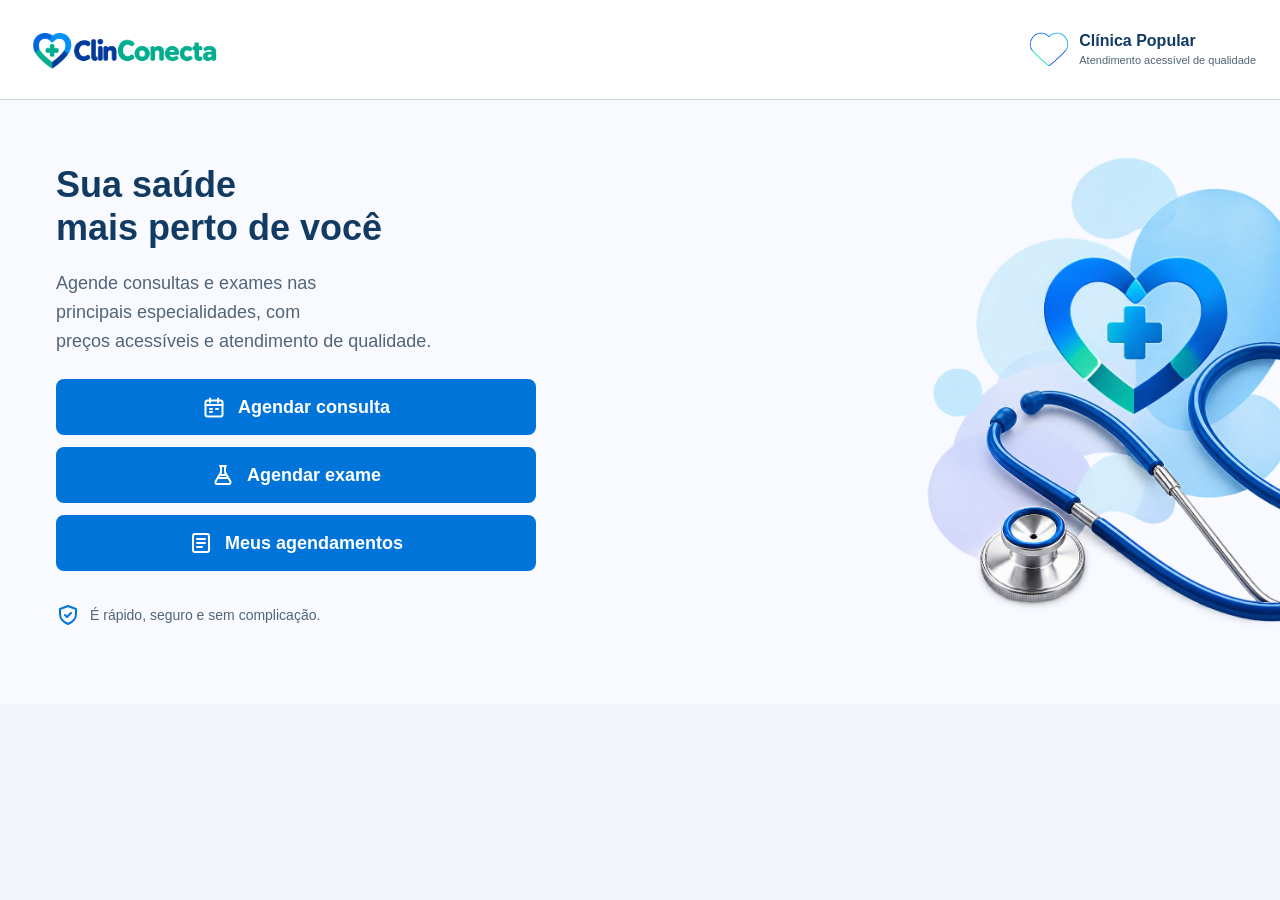
<file: src/index.html>
<!doctype html>
<html lang="pt-BR">
  <head>
    <meta charset="UTF-8" />
    <meta name="viewport" content="width=device-width, initial-scale=1.0" />
    <title>ClinConecta</title>
    <!-- Os caminhos são relativos a este arquivo, que está dentro de src/. -->
    <link rel="stylesheet" href="./styles/global.css" />
    <link rel="stylesheet" href="./pages/pagina-inicial/pagina-inicial.css" />
  </head>
  <body>
    <header class="cabecalho">
      <img
        class="logo"
        src="../public/images/logoprincipal.png"
        alt="ClinConecta"
      />

      <div class="identificacao-clinica">
        <img
          class="icone-clinica"
          src="../public/images/coracaovazado.png"
          alt=""
          aria-hidden="true"
        />
        <div class="textos-clinica">
          <p class="nome-clinica">Clínica Popular</p>
          <p class="descricao-clinica">Atendimento acessível de qualidade</p>
        </div>
        <button type="button" class="botao-sair" id="botao-sair"> Sair </button>
      </div>
    </header>

    <main>
      <!-- aria-labelledby associa o nome desta seção ao título principal. -->
      <section class="hero" aria-labelledby="titulo-principal">
        <div class="hero__conteudo">
          <h1 id="titulo-principal">Sua saúde<BR>mais perto de você</h1>
          <p class="hero__descricao">
            Agende consultas e exames nas<BR>principais especialidades, com<BR>preços
            acessíveis e atendimento de qualidade.
          </p>
          <!-- Os atributos data-acao identificam os botões para eventos futuros. -->
          <div class="hero__acoes">
            <button
              class="botao-agendamento botao-agendamento--consulta"
              type="button"
              data-acao="agendar-consulta"
            >
              <svg class="icone-botao" viewBox="0 0 24 24" fill="none" stroke="currentColor" stroke-width="2" stroke-linecap="round" stroke-linejoin="round" aria-hidden="true" focusable="false">
                <rect x="3.5" y="5.5" width="17" height="16" rx="2" />
                <path d="M8 3.5v4M16 3.5v4M3.5 10h17M8 14h2M14 14h2M8 17h2" />
              </svg>
              Agendar consulta
            </button>
            <button
              class="botao-agendamento botao-agendamento--consulta"
              type="button"
              data-acao="agendar-exame"
            >
              <svg class="icone-botao" viewBox="0 0 24 24" fill="none" stroke="currentColor" stroke-width="2" stroke-linecap="round" stroke-linejoin="round" aria-hidden="true" focusable="false">
                <path d="M9 3h6M10 3v6.2l-5.4 9.3A1.7 1.7 0 0 0 6.1 21h11.8a1.7 1.7 0 0 0 1.5-2.5L14 9.2V3" />
                <path d="M8 15h8M10 12h4" />
              </svg>
              Agendar exame
            </button>
            <button
              class="botao-agendamento botao-agendamento--consulta"
              type="button"
              data-acao="meus-agendamentos"
            >
              <svg
                  class="icone-botao"
                  viewBox="0 0 24 24"
                  fill="none"
                  stroke="currentColor"
                  stroke-width="2"
                  stroke-linecap="round"
                  stroke-linejoin="round"
                  aria-hidden="true"
                  focusable="false"
              >
                  <rect x="4" y="3" width="16" height="18" rx="2" />
                  <path d="M8 8h8M8 12h8M8 16h5" />
              </svg>
              Meus agendamentos
          </button>
          </div>
          <p class="mensagem-seguranca">
            <svg viewBox="0 0 24 24" fill="none" stroke="currentColor" stroke-width="2" stroke-linecap="round" stroke-linejoin="round" aria-hidden="true" focusable="false">
              <path d="M12 3 20 6v5c0 4.6-3 8-8 10-5-2-8-5.4-8-10V6l8-3Z" />
              <path d="m9 12 2 2 4-4" />
            </svg>
            <span>É rápido, seguro e sem complicação.</span>
          </p>
        </div>
        <figure class="hero__imagem">
          <img
            src="../public/images/imagempaginainicial.png"
            alt="Estetoscópio e símbolo de cuidado com a saúde"
          />
        </figure>
      </section>
    </main>

    <!-- No fim do body, o script é carregado depois da estrutura da página. -->
    <script src="./pages/pagina-inicial/pagina-inicial.js"></script>
  </body>
</html>
</file>
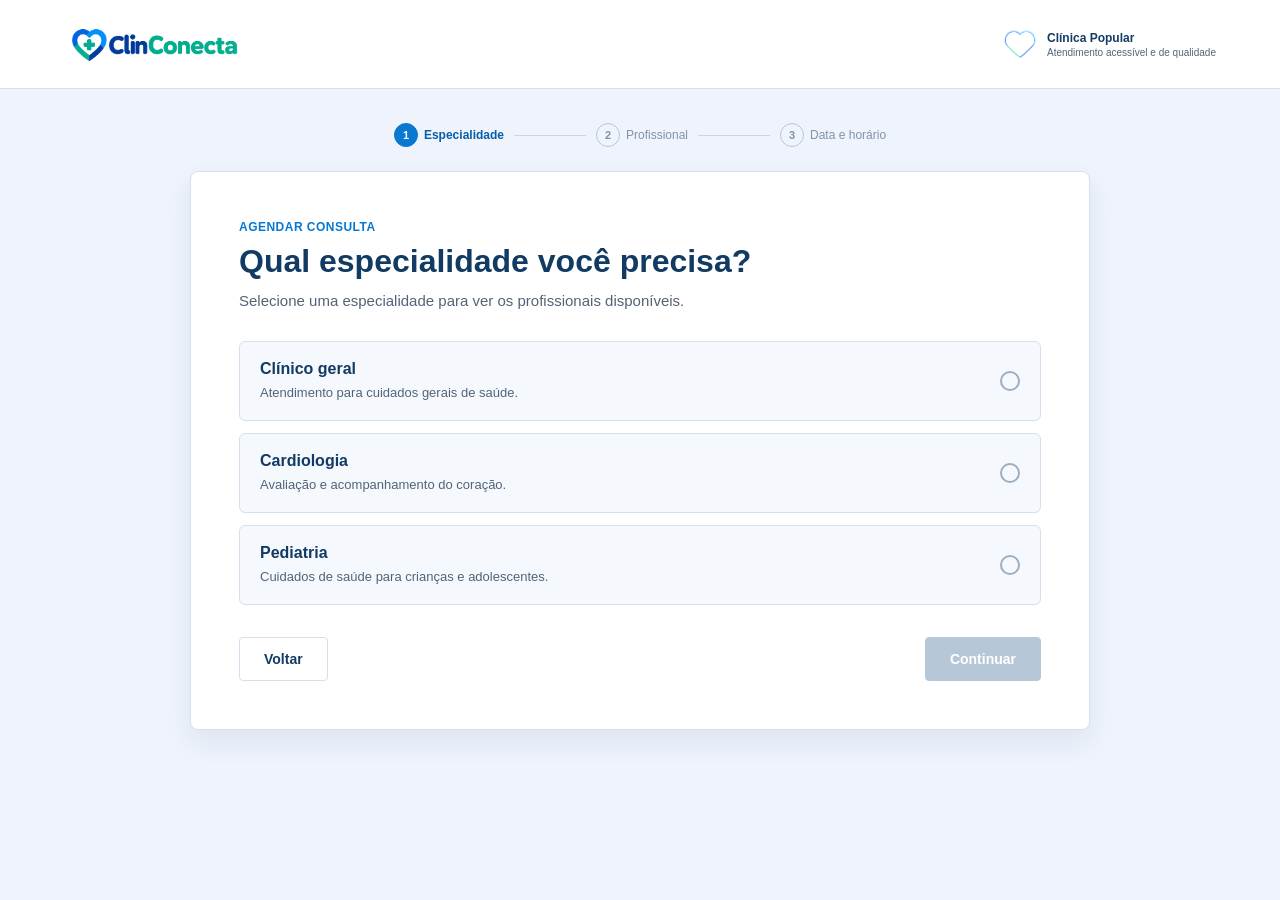
<file: src/pages/agendamento-consulta.html>
<!DOCTYPE html>
<html lang="pt-BR">
<head>
    <meta charset="UTF-8">
    <meta name="viewport" content="width=device-width, initial-scale=1.0">
    <title>Agendar consulta | ClinConecta</title>
    <link rel="stylesheet" href="../styles/global.css">
    <link rel="stylesheet" href="../styles/agendamento.css">
</head>
<body>
    <header class="cabecalho-agendamento">
        <a class="marca" href="../../src/index.html" aria-label="Voltar para a página inicial">
            <img src="../../public/images/logoprincipal.png" alt="ClinConecta">
        </a>

        <div class="identificacao-clinica">
            <img src="../../public/images/coracaovazado.png" alt="" aria-hidden="true">
            <div>
                <strong>Clínica Popular</strong>
                <span>Atendimento acessível e de qualidade</span>
            </div>
        </div>
    </header>

    <main class="pagina-agendamento">
        <nav class="progresso" aria-label="Etapas do agendamento">
            <span class="etapa etapa-atual"><b>1</b> Especialidade</span>
            <span class="linha-progresso" aria-hidden="true"></span>
            <span class="etapa"><b>2</b> Profissional</span>
            <span class="linha-progresso" aria-hidden="true"></span>
            <span class="etapa"><b>3</b> Data e horário</span>
        </nav>

        <section class="painel-agendamento" aria-labelledby="titulo-pagina">
            <p class="rotulo-etapa">Agendar consulta</p>
            <h1 id="titulo-pagina">Qual especialidade você precisa?</h1>
            <p class="descricao-pagina">Selecione uma especialidade para ver os profissionais disponíveis.</p>

            <form id="form-especialidade">
                <fieldset class="opcoes-especialidade">
                    <legend class="sr-only">Especialidades disponíveis</legend>

                    <label class="opcao-especialidade">
                        <input type="radio" name="especialidade" value="clinico-geral">
                        <span class="conteudo-opcao">
                            <strong>Clínico geral</strong>
                            <small>Atendimento para cuidados gerais de saúde.</small>
                        </span>
                        <span class="marcador-opcao" aria-hidden="true"></span>
                    </label>

                    <label class="opcao-especialidade">
                        <input type="radio" name="especialidade" value="cardiologia">
                        <span class="conteudo-opcao">
                            <strong>Cardiologia</strong>
                            <small>Avaliação e acompanhamento do coração.</small>
                        </span>
                        <span class="marcador-opcao" aria-hidden="true"></span>
                    </label>

                    <label class="opcao-especialidade">
                        <input type="radio" name="especialidade" value="pediatria">
                        <span class="conteudo-opcao">
                            <strong>Pediatria</strong>
                            <small>Cuidados de saúde para crianças e adolescentes.</small>
                        </span>
                        <span class="marcador-opcao" aria-hidden="true"></span>
                    </label>
                </fieldset>

                <p class="mensagem-formulario" id="mensagem-formulario" role="alert" hidden>
                    Selecione uma especialidade para continuar.
                </p>

                <div class="acoes-formulario">
                    <a class="botao botao-secundario" href="../../src/index.html">Voltar</a>
                    <button class="botao botao-principal" type="submit" disabled>Continuar</button>
                </div>
            </form>
        </section>
    </main>

    <script src="./agendamento-consulta.js"></script>
</body>
</html>
</file>
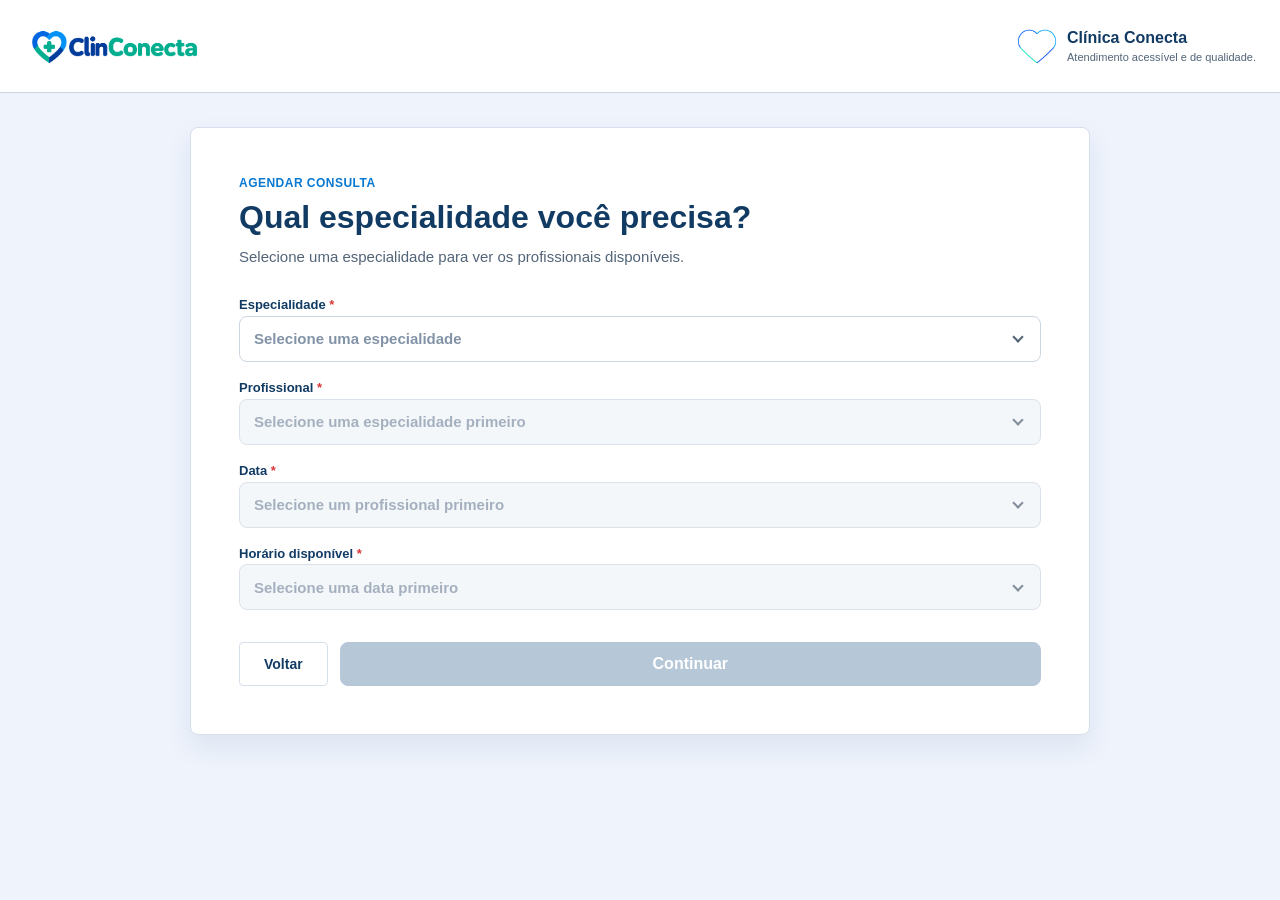
<file: src/pages/Agendamento-consulta/agendamento-consulta.html>
<!DOCTYPE html>
<html lang="pt-BR">
<head>
    <meta charset="UTF-8">
    <meta name="viewport" content="width=device-width, initial-scale=1.0">
    <title>Agendar consulta | ClinConecta</title>
    <link rel="stylesheet" href="../../styles/global.css">
    <link rel="stylesheet" href="./agendamento.css">
    <script src="./agendamento-consulta.js" defer></script>
</head>
<body>
    <header class="cabecalho">
        <a href="../../index.html">
            <img class="logo" src="../../../public/images/logoprincipal.png" alt="ClinConecta - página inicial">
        </a>
        <div class="identificacao-clinica">
            <img class="icone-clinica" src="../../../public/images/coracaovazado.png" alt="">
            <div class="textos-clinica">
                <p class="nome-clinica">Clínica Conecta</p>
                <p class="descricao-clinica">Atendimento acessível e de qualidade.</p>
            </div>
        </div>
    </header>

    <main class="pagina-agendamento">
        <section class="painel-agendamento" aria-labelledby="titulo-pagina">
            <p class="rotulo-etapa">Agendar consulta</p>
            <h1 id="titulo-pagina">Qual especialidade você precisa?</h1>
            <p class="descricao-pagina">Selecione uma especialidade para ver os profissionais disponíveis.</p>

            <form id="form-especialidade">
                <label class="campo-formulario" for="especialidade">
                    <span class="rotulo-campo">Especialidade <span class="obrigatorio">*</span></span>
                    <span class="combobox" data-combobox>
                        <input id="especialidade-busca" class="combobox-input" type="text" placeholder="Selecione uma especialidade" autocomplete="off" role="combobox" aria-expanded="false" aria-controls="lista-especialidades" readonly>
                        <input id="especialidade" name="especialidade" type="hidden">
                        <button class="combobox-limpar" type="button" aria-label="Limpar especialidade" hidden>×</button>
                        <button class="combobox-seta" type="button" aria-label="Abrir especialidades" aria-controls="lista-especialidades" aria-expanded="false">⌄</button>
                        <span class="combobox-lista" id="lista-especialidades" role="listbox" hidden></span>
                    </span>
                </label>

                <label class="campo-formulario" for="profissional">
                    <span class="rotulo-campo">Profissional <span class="obrigatorio">*</span></span>
                    <span class="combobox combobox-desabilitado" data-combobox-profissional>
                        <input id="profissional-busca" class="combobox-input" type="text" placeholder="Selecione uma especialidade primeiro" autocomplete="off" role="combobox" aria-expanded="false" aria-controls="lista-profissionais" readonly disabled>
                        <input id="profissional" name="profissional" type="hidden">
                        <button class="combobox-limpar" type="button" aria-label="Limpar profissional" hidden>×</button>
                        <button class="combobox-seta" type="button" aria-label="Abrir profissionais" aria-controls="lista-profissionais" aria-expanded="false" disabled>⌄</button>
                        <span class="combobox-lista" id="lista-profissionais" role="listbox" hidden></span>
                    </span>
                </label>

                <label class="campo-formulario campo-data" for="data-consulta">
                    <span class="rotulo-campo">Data <span class="obrigatorio">*</span></span>
                    <span class="combobox combobox-desabilitado" data-combobox-data>
                        <input id="data-consulta-busca" class="combobox-input" type="text" placeholder="Selecione um profissional primeiro" autocomplete="off" role="combobox" aria-expanded="false" aria-controls="calendario-consulta" readonly disabled>
                        <input id="data-consulta" name="data" type="hidden" required>
                        <button class="combobox-seta" type="button" aria-label="Abrir calendário" aria-controls="calendario-consulta" aria-expanded="false" disabled>⌄</button>
                        <div class="calendario" id="calendario-consulta" role="dialog" aria-label="Selecione uma data" hidden>
                            <div class="calendario-cabecalho">
                                <button class="calendario-fechar" type="button" data-calendario-fechar aria-label="Fechar calendário">×</button>
                                <button class="calendario-navegacao" type="button" data-mes-anterior aria-label="Mês anterior">‹</button>
                                <strong class="calendario-mes" data-calendario-mes></strong>
                                <button class="calendario-navegacao" type="button" data-mes-proximo aria-label="Próximo mês">›</button>
                            </div>
                            <div class="calendario-semana" aria-hidden="true">
                                <span>DOM</span><span>SEG</span><span>TER</span><span>QUA</span><span>QUI</span><span>SEX</span><span>SÁB</span>
                            </div>
                            <div class="calendario-dias" data-calendario-dias></div>
                            <div class="calendario-acoes">
                                <button class="calendario-botao" type="button" data-calendario-confirmar disabled>Confirmar</button>
                            </div>
                        </div>
                    </span>
                </label>

                <label class="campo-formulario" for="horario-busca">
                    <span class="rotulo-campo">Horário disponível <span class="obrigatorio">*</span></span>
                    <span class="combobox combobox-desabilitado" data-combobox-horario>
                        <input id="horario-busca" class="combobox-input" type="text" placeholder="Selecione uma data primeiro" autocomplete="off" role="combobox" aria-expanded="false" aria-controls="lista-horarios" readonly disabled>
                        <input id="horario" name="horario" type="hidden">
                        <button class="combobox-limpar" type="button" aria-label="Limpar horário" hidden>×</button>
                        <button class="combobox-seta" type="button" aria-label="Abrir horários" aria-controls="lista-horarios" aria-expanded="false" disabled>⌄</button>
                        <span class="combobox-lista" id="lista-horarios" role="listbox" hidden></span>
                    </span>
                </label>

                <p class="mensagem-formulario" id="mensagem-formulario" role="alert" hidden>
                    Selecione uma especialidade para continuar.
                </p>

                <div class="acoes-formulario">
                    <a class="botao botao-secundario" href="../../index.html">Voltar</a>
                    <button class="button-cadastrar" type="submit" disabled>Continuar</button>
                </div>

            </form>
        </section>
    </main>
</body>
</html>
</file>
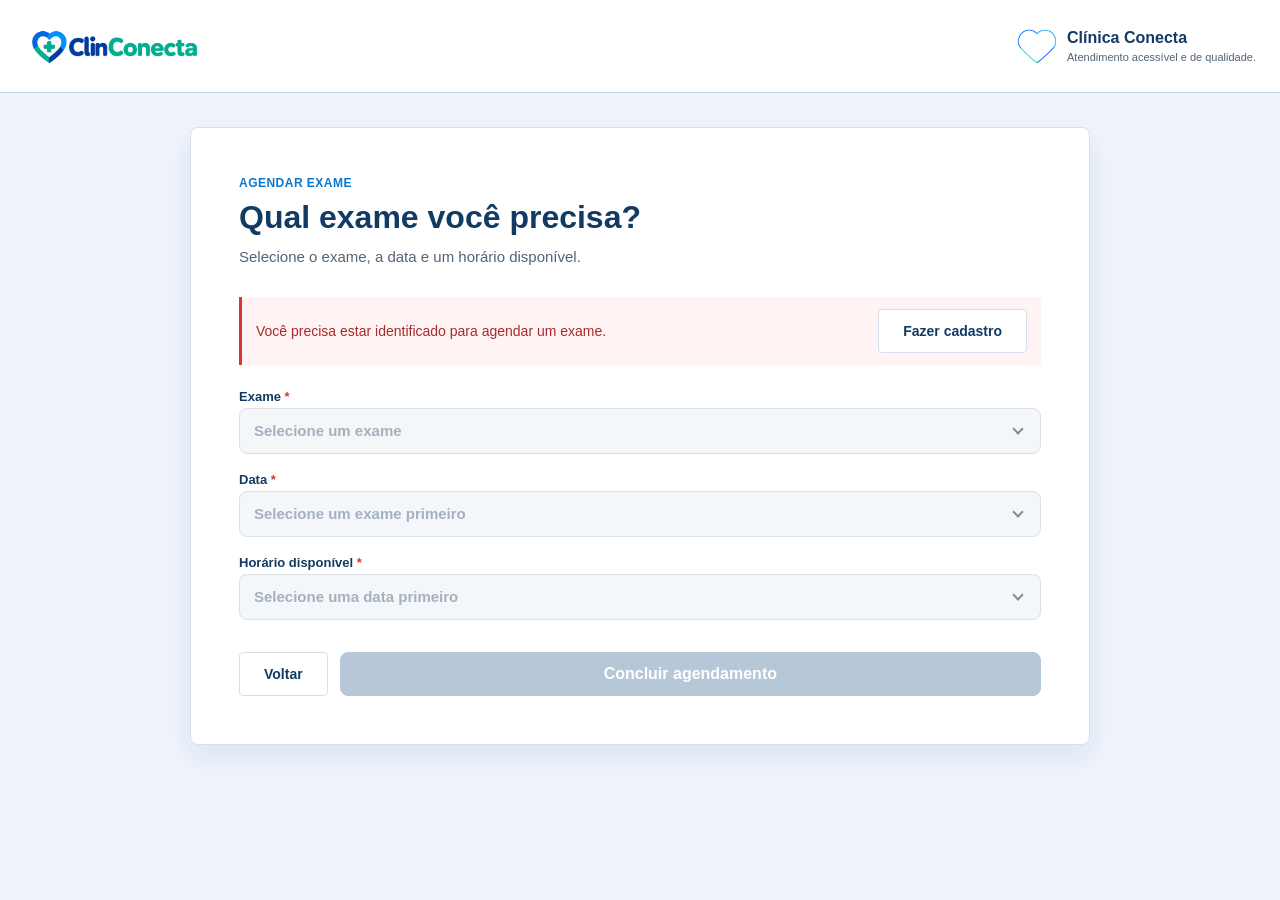
<file: src/pages/agendamento-exame/agendamento-exame.html>
<!DOCTYPE html>
<html lang="pt-BR">
<head>
    <meta charset="UTF-8">
    <meta name="viewport" content="width=device-width, initial-scale=1.0">
    <title>Agendar exame | ClinConecta</title>
    <link rel="stylesheet" href="../../styles/global.css">
    <link rel="stylesheet" href="../Agendamento-consulta/agendamento.css">
    <link rel="stylesheet" href="./agendamento-exame.css">
    <script src="./agendamento-exame.js" defer></script>
</head>
<body>
    <header class="cabecalho">
        <a href="../../index.html">
            <img class="logo" src="../../../public/images/logoprincipal.png" alt="ClinConecta - página inicial">
        </a>
        <div class="identificacao-clinica">
            <img class="icone-clinica" src="../../../public/images/coracaovazado.png" alt="">
            <div class="textos-clinica">
                <p class="nome-clinica">Clínica Conecta</p>
                <p class="descricao-clinica">Atendimento acessível e de qualidade.</p>
            </div>
        </div>
    </header>

    <main class="pagina-agendamento">
        <section class="painel-agendamento" aria-labelledby="titulo-pagina">
            <p class="rotulo-etapa">Agendar exame</p>
            <h1 id="titulo-pagina">Qual exame você precisa?</h1>
            <p class="descricao-pagina">Selecione o exame, a data e um horário disponível.</p>

            <!-- Exibido quando não há paciente autenticado neste navegador. -->
            <div class="aviso-autenticacao" id="aviso-autenticacao" role="alert" hidden>
                <p>Você precisa estar identificado para agendar um exame.</p>
                <a class="botao botao-secundario" href="../cadastro-pacientes/cadastro-pacientes.html">Fazer cadastro</a>
            </div>

            <p class="paciente-identificado" id="paciente-identificado" hidden></p>

            <form id="form-exame" novalidate>
                <label class="campo-formulario" for="exame-busca">
                    <span class="rotulo-campo">Exame <span class="obrigatorio">*</span></span>
                    <span class="combobox" data-combobox-exame>
                        <input id="exame-busca" class="combobox-input" type="text" placeholder="Selecione um exame" autocomplete="off" role="combobox" aria-expanded="false" aria-controls="lista-exames" readonly>
                        <input id="exame" name="exame" type="hidden">
                        <button class="combobox-limpar" type="button" aria-label="Limpar exame" hidden>×</button>
                        <button class="combobox-seta" type="button" aria-label="Abrir exames" aria-controls="lista-exames" aria-expanded="false">⌄</button>
                        <span class="combobox-lista" id="lista-exames" role="listbox" hidden></span>
                    </span>
                </label>

                <!-- aria-live anuncia a descrição sempre que o exame muda. -->
                <div class="descricao-exame" id="descricao-exame" aria-live="polite" hidden>
                    <strong data-descricao-nome></strong>
                    <p data-descricao-texto></p>
                    <p class="preparo-exame"><span>Preparo:</span> <span data-descricao-preparo></span></p>
                </div>

                <label class="campo-formulario" for="data-exame-busca">
                    <span class="rotulo-campo">Data <span class="obrigatorio">*</span></span>
                    <span class="combobox combobox-desabilitado" data-combobox-data>
                        <input id="data-exame-busca" class="combobox-input" type="text" placeholder="Selecione um exame primeiro" autocomplete="off" role="combobox" aria-expanded="false" aria-controls="calendario-exame" readonly disabled>
                        <input id="data-exame" name="data" type="hidden">
                        <button class="combobox-seta" type="button" aria-label="Abrir calendário" aria-controls="calendario-exame" aria-expanded="false" disabled>⌄</button>
                        <div class="calendario" id="calendario-exame" role="dialog" aria-label="Selecione uma data" hidden>
                            <div class="calendario-cabecalho">
                                <button class="calendario-fechar" type="button" data-calendario-fechar aria-label="Fechar calendário">×</button>
                                <button class="calendario-navegacao" type="button" data-mes-anterior aria-label="Mês anterior">‹</button>
                                <strong class="calendario-mes" data-calendario-mes></strong>
                                <button class="calendario-navegacao" type="button" data-mes-proximo aria-label="Próximo mês">›</button>
                            </div>
                            <div class="calendario-semana" aria-hidden="true">
                                <span>DOM</span><span>SEG</span><span>TER</span><span>QUA</span><span>QUI</span><span>SEX</span><span>SÁB</span>
                            </div>
                            <div class="calendario-dias" data-calendario-dias></div>
                            <div class="calendario-acoes">
                                <button class="calendario-botao" type="button" data-calendario-confirmar disabled>Confirmar</button>
                            </div>
                        </div>
                    </span>
                </label>

                <label class="campo-formulario" for="horario-busca">
                    <span class="rotulo-campo">Horário disponível <span class="obrigatorio">*</span></span>
                    <span class="combobox combobox-desabilitado" data-combobox-horario>
                        <input id="horario-busca" class="combobox-input" type="text" placeholder="Selecione uma data primeiro" autocomplete="off" role="combobox" aria-expanded="false" aria-controls="lista-horarios" readonly disabled>
                        <input id="horario" name="horario" type="hidden">
                        <button class="combobox-limpar" type="button" aria-label="Limpar horário" hidden>×</button>
                        <button class="combobox-seta" type="button" aria-label="Abrir horários" aria-controls="lista-horarios" aria-expanded="false" disabled>⌄</button>
                        <span class="combobox-lista" id="lista-horarios" role="listbox" hidden></span>
                    </span>
                </label>

                <p class="mensagem-formulario" id="mensagem-formulario" role="alert" hidden></p>

                <div class="acoes-formulario">
                    <a class="botao botao-secundario" href="../../index.html">Voltar</a>
                    <button class="button-cadastrar" type="submit">Concluir agendamento</button>
                </div>
            </form>
        </section>
    </main>
</body>
</html>
</file>
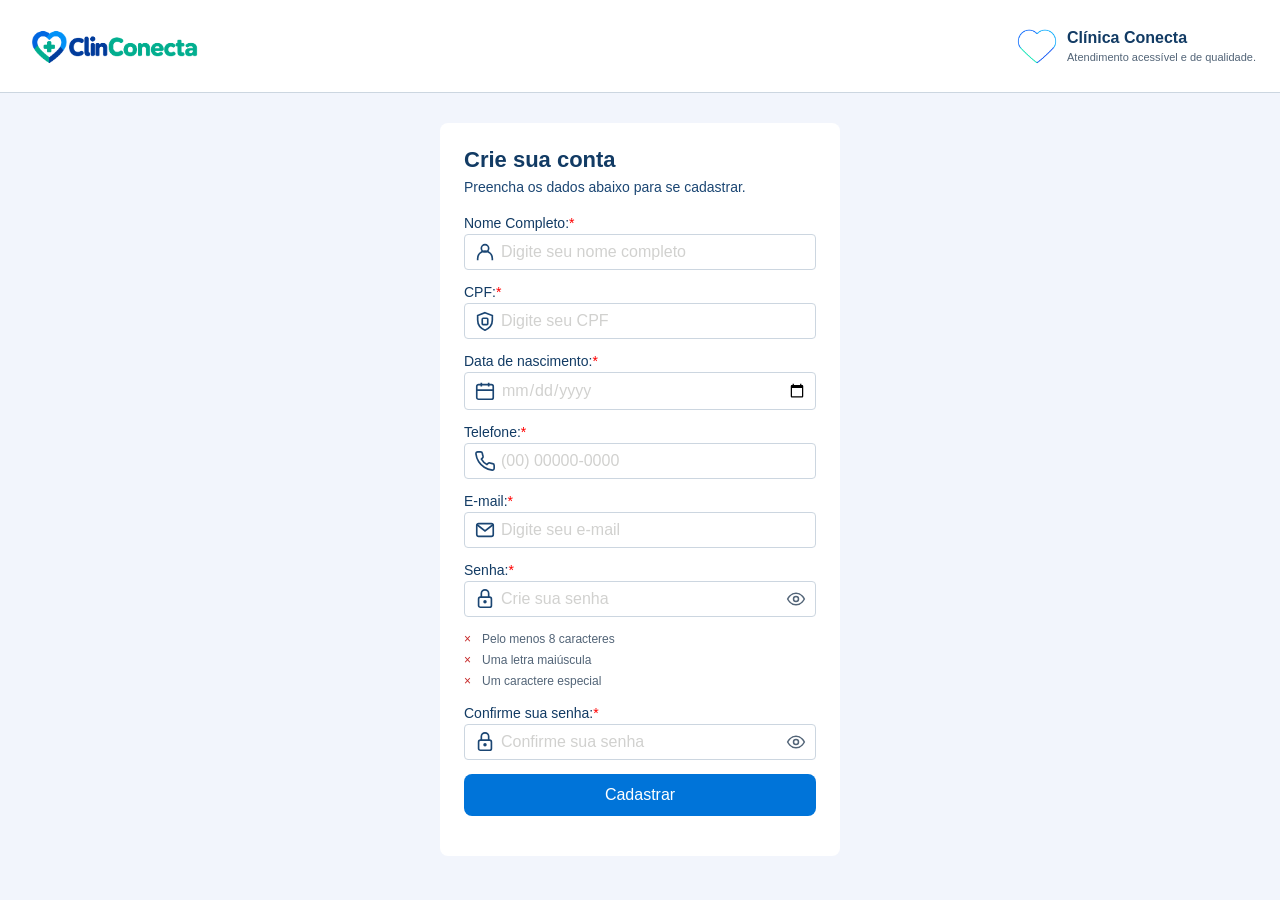
<file: src/pages/cadastro-pacientes/cadastro-pacientes.html>
<!DOCTYPE html>
<html lang="pt-BR">
<head>
    <meta charset="UTF-8">
    <meta name="viewport" content="width=device-width, initial-scale=1.0">
    <title>Cadastro - ClinConecta</title>
    <link rel="stylesheet" href="../../styles/global.css">
    <link rel="stylesheet" href="./cadastro-paciente.css">
    <script src="./cadastro-pacientes.js" defer></script>
</head>
<body>
    <header class="cabecalho">
    <a href="../../index.html">    
    <img class="logo" src="../../../public/images/logoprincipal.png" alt="ClinConecta - página inicial">
    </a>
    <div class="identificacao-clinica">
    <img class="icone-clinica" src="../../../public/images/coracaovazado.png" alt="">
        <div class="textos-clinica">
            <p class="nome-clinica">Clínica Conecta</p>
            <p class="descricao-clinica">Atendimento acessível e de qualidade.</p>
        </div>
    </div>
    </header>
    <main>
        <h1>Crie sua conta</h1>
        <p class="instrucao">Preencha os dados abaixo para se cadastrar.</p>
        
        <form id="form-cadastro">

            <label for="nome">Nome Completo:<span class= "obrigatorio">*</span></label>
            <div class="campo-com-icone">
                <svg class="icone-campo" viewBox="0 0 24 24" aria-hidden="true">
                    <circle cx="12" cy="8" r="4"></circle>
                    <path d="M4 21v-2a8 8 0 0 1 16 0v2"></path>
                </svg>
                <input type="text" id="nome" name="nome" placeholder="Digite seu nome completo" required>            
            </div>

            <label for="cpf">CPF:<span class="obrigatorio">*</span></label> 
            <div class="campo-com-icone">
                <svg class="icone-campo" viewBox="0 0 24 24" aria-hidden="true">
                    <path d="M12 3 L20 6 V11 C20 16 17 20 12 22 C7 20 4 16 4 11 V6 Z"></path>
                    <rect x="9" y="9" width="6" height="7" rx="1"></rect>
                </svg>
                <input type="text" id="cpf" name="cpf" placeholder="Digite seu CPF" inputmode="numeric" maxlength="11" required>
            </div>

            <label for="nascimento">Data de nascimento:<span class="obrigatorio">*</span></label>
            <div class="campo-com-icone">
                <svg class="icone-campo" viewBox="0 0 24 24" aria-hidden="true">
                    <rect x="3" y="5" width="18" height="16" rx="2"></rect>
                    <path d="M16 3v4 M8 3v4 M3 11h18"></path>
                </svg>
                <input type="date" id="nascimento" name="nascimento" required>
            </div>

            <label for="telefone">Telefone:<span class="obrigatorio">*</span></label>           
            <div class="campo-com-icone">
                <svg class="icone-campo" viewBox="0 0 24 24" aria-hidden="true">
                    <path d="M22 16.92v3a2 2 0 0 1-2.18 2 19.79 19.79 0 0 1-8.63-3.07 19.5 19.5 0 0 1-6-6 19.79 19.79 0 0 1-3.07-8.67A2 2 0 0 1 4.11 2h3a2 2 0 0 1 2 1.72c.12.96.36 1.9.7 2.79a2 2 0 0 1-.45 2.11L8.09 9.89a16 16 0 0 0 6 6l1.27-1.27a2 2 0 0 1 2.11-.45c.89.34 1.83.58 2.79.7A2 2 0 0 1 22 16.92z"></path>
                </svg>
            <input type="tel" id="telefone" name="telefone" placeholder="(00) 00000-0000" inputmode="numeric" autocomplete="tel" required>
            </div>

            <label for="email">E-mail:<span class="obrigatorio">*</span></label>
            <div class="campo-com-icone">
                <svg class="icone-campo" viewBox="0 0 24 24" aria-hidden="true">
                    <rect x="3" y="5" width="18" height="14" rx="2"></rect>
                    <path d="M3 6l9 7 9-7"></path>
                </svg>
            <input type="email" id="email" name="email" placeholder="Digite seu e-mail" required>
            </div>

            <label for="senha">Senha:<span class="obrigatorio">*</span></label>
            <div class="campo-com-icone">
                <svg class="icone-campo" viewBox="0 0 24 24" aria-hidden="true">
                    <rect x="5" y="10" width="14" height="11" rx="2"></rect>
                    <path d="M8 10V6a4 4 0 0 1 8 0v4"></path>
                    <circle cx="12" cy="15" r="1"></circle>
                </svg>
                <input type="password" id="senha" name="senha" minlength="8" aria-describedby="ajuda-senha" placeholder="Crie sua senha" required>
                <button
                    type="button"
                    class="alternar-senha"
                    aria-controls="senha"
                    aria-label="Mostrar senha"
                    aria-pressed="false"
                >
                    <svg viewBox="0 0 24 24" aria-hidden="true">
                        <path d="M2 12s3.5-7 10-7 10 7 10 7-3.5 7-10 7S2 12 2 12z"></path>
                        <circle cx="12" cy="12" r="3"></circle>
                    </svg>
                </button>
            </div>
            <ul id="ajuda-senha" class="requisitos-senha">
                <li id="requisito-tamanho">Pelo menos 8 caracteres</li>
                <li id="requisito-maiuscula">Uma letra maiúscula</li>
                <li id="requisito-especial">Um caractere especial</li>
            </ul>
            
            <label for="confirmar-senha">Confirme sua senha:<span class="obrigatorio">*</span></label>          
            <div class="campo-com-icone">
                <svg class="icone-campo" viewBox="0 0 24 24" aria-hidden="true">
                    <rect x="5" y="10" width="14" height="11" rx="2"></rect>
                    <path d="M8 10V6a4 4 0 0 1 8 0v4"></path>
                    <circle cx="12" cy="15" r="1"></circle>
                </svg>
            <input type="password" id="confirmar-senha" name="confirmarSenha" placeholder="Confirme sua senha" required>
            <button
                type="button"
                class="alternar-senha"
                aria-controls="confirmar-senha"
                aria-label="Mostrar confirmação de senha"
                aria-pressed="false"
            >
                <svg viewBox="0 0 24 24" aria-hidden="true">
                    <path d="M2 12s3.5-7 10-7 10 7 10 7-3.5 7-10 7S2 12 2 12z"></path>
                    <circle cx="12" cy="12" r="3"></circle>
                </svg>
            </button>
            </div>

            <button type="submit" class="button-cadastrar">Cadastrar</button>

            <p id="mensagem-cadastro" role="status"></p>
        </form>
    </main>
    
</body>
</html>
</file>
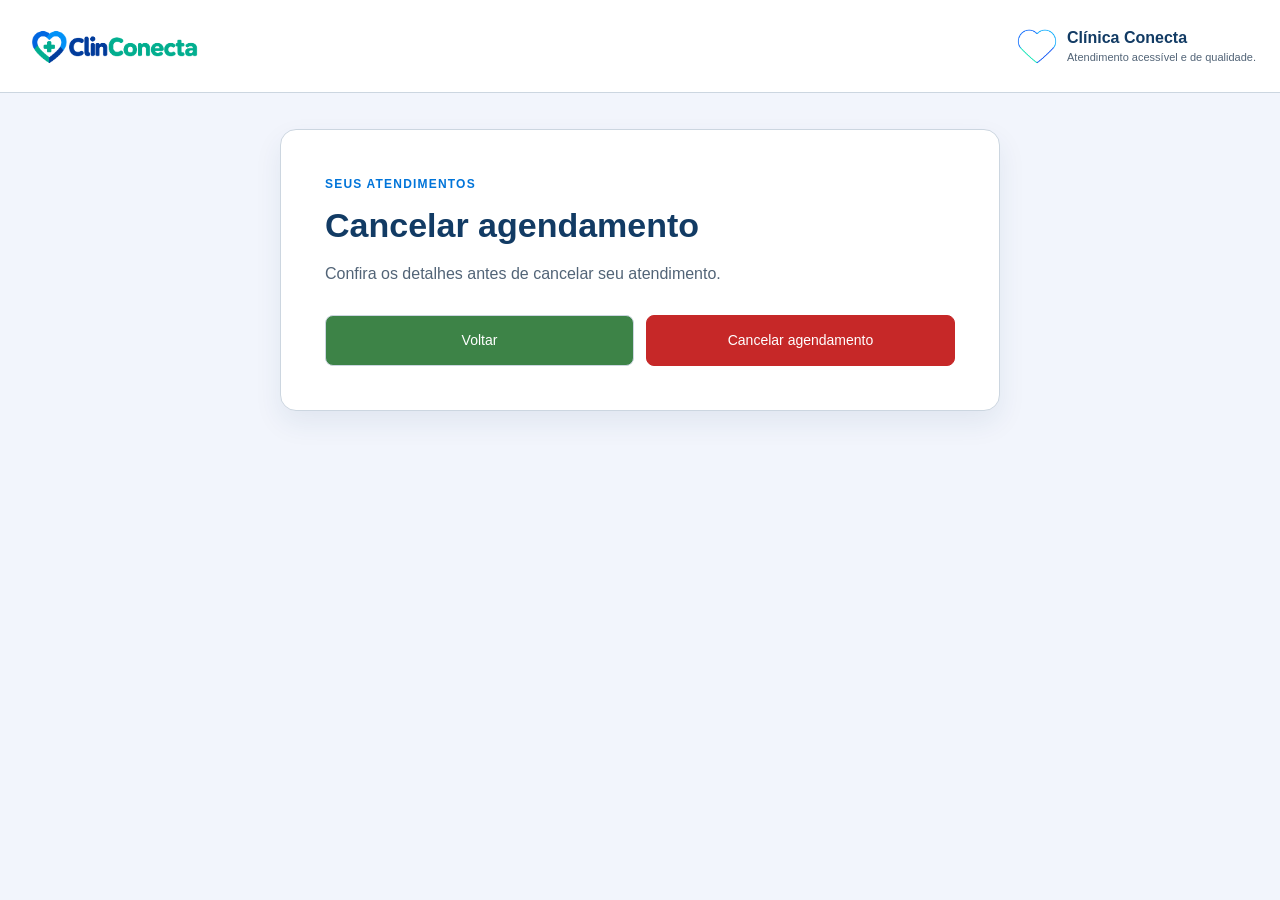
<file: src/pages/cancelamento-agendamento/cancelamento-agendamento.html>
<!DOCTYPE html>
<html lang="pt-BR">
<head>
    <!-- Permite exibir acentos corretamente -->
    <meta charset="UTF-8">

    <!-- Adapta a página à largura do dispositivo -->
    <meta name="viewport" content="width=device-width, initial-scale=1.0">

    <title>Cancelar agendamento - ClinConecta</title>

    <!-- Aparência compartilhada pelo projeto -->
    <link rel="stylesheet" href="../../styles/global.css">

    <!-- Aparência específica do cancelamento -->
    <link rel="stylesheet" href="./cancelamento-agendamento.css">

    <!-- Executa o JavaScript depois da leitura do HTML -->
    <script src="./cancelamento-agendamento.js" defer></script>
</head>
<body>
    <header class="cabecalho">
        <a href="../../index.html">
            <img class="logo" src="../../../public/images/logoprincipal.png" alt="ClinConecta - página inicial">
        </a>
        <div class="identificacao-clinica">
            <img class="icone-clinica" src="../../../public/images/coracaovazado.png" alt="">
            <div class="textos-clinica">
                <p class="nome-clinica">Clínica Conecta</p>
                <p class="descricao-clinica">Atendimento acessível e de qualidade.</p>
            </div>
        </div>
    </header>
    <main class="pagina-cancelamento">
        <section class="painel-cancelamento" aria-labelledby="titulo-pagina">
            <span class="etiqueta">SEUS ATENDIMENTOS</span>
            <h1 id="titulo-pagina">Cancelar agendamento</h1>
            <p class="introducao">Confira os detalhes antes de cancelar seu atendimento.</p>
            <div id="detalhes-cancelamento" class="resumo-agendamento"></div>
            <p id="mensagem-cancelamento" role="status" aria-live="polite"></p>
            <div class="acoes-pagina">
            <a class="botao-voltar" href="../../../src/pages/meus-agendamentos/meus-agendamentos.html">Voltar </a>
        <button type="button" id="abrir-cancelamento">
            Cancelar agendamento
        </button>
            </div>
        </section>
    </main>

    <!-- Janela de confirmação, inicialmente fechada -->
    <dialog
        id="modal-cancelamento"
        class="modal-cancelamento"
        aria-labelledby="titulo-cancelamento"
        aria-describedby="descricao-cancelamento"
    >
        <!-- Fecha sem alterar o agendamento -->
        <button
            type="button"
            id="fechar-cancelamento"
            class="fechar-modal"
            aria-label="Fechar confirmação de cancelamento"
        >
            <span aria-hidden="true">×</span>
        </button>

        <h2 id="titulo-cancelamento">Cancelar agendamento</h2>

        <p id="descricao-cancelamento">
            Tem certeza de que deseja cancelar este agendamento?
        </p>

        <!-- O JavaScript preenche estes parágrafos -->
        <div id="resumo-agendamento" class="resumo-agendamento">
            <p id="resumo-servico"></p>
            <p id="resumo-profissional"></p>
            <p id="resumo-data-horario"></p>
        </div>

        <!-- Ações disponíveis na confirmação -->
        <div class="acoes-cancelamento">
            <button
                type="button"
                id="desistir-cancelamento"
                autofocus
            >
                Manter agendamento
            </button>

            <button type="button" id="confirmar-cancelamento">
                Cancelar agendamento
            </button>
        </div>
    </dialog>
</body>
</html>
</file>
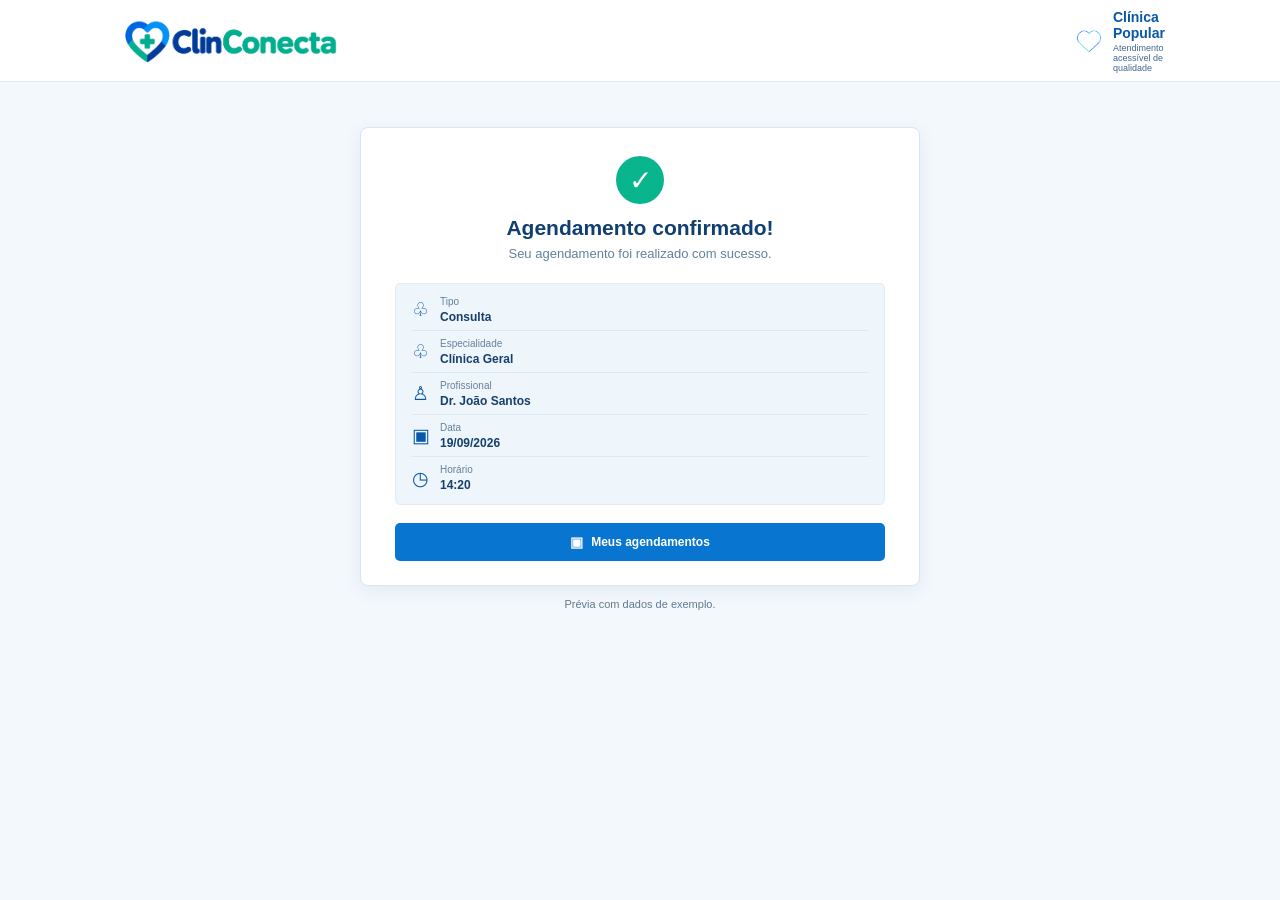
<file: src/pages/confirmacao-agendamento/confirmacao-agendamento.html>
<!doctype html>
<html lang="pt-BR">

<head>
  <meta charset="utf-8">
  <meta name="viewport" content="width=device-width, initial-scale=1">
  <link rel="stylesheet" href="../../styles/global.css">
  <link rel="stylesheet" href="confirmacao-agendamento.css">

  <title>Confirmação do agendamento | ClicConecta</title>
</head>

<body>

  <header class="header">

    <a class="brand" href="../../index.html" aria-label="ClicConecta, página inicial">

      <img src="../../../public/images/logoprincipal.png" alt="ClinConecta">

    </a>

    <div class="clinic">

      <img class="clinic-icon" src="../../../public/images/coracaovazado.png" alt="">

      <div>
        <strong>Clínica Popular</strong>
        <small>Atendimento acessível de qualidade</small>
      </div>

    </div>

  </header>


  <main>

    <section class="card" aria-labelledby="titulo">

      <div class="success">

        <div class="check" aria-hidden="true">
          ✓
        </div>

        <h1 id="titulo">
          Agendamento confirmado!
        </h1>

        <p class="subtitle">
          Seu agendamento foi realizado com sucesso.
        </p>

      </div>


      <div class="details">

        <div class="row">

          <span class="icon" aria-hidden="true">♧</span>

          <div>
            <span class="label">Tipo</span>
            <span class="value" id="tipo"></span>
          </div>

        </div>


        <div class="row">

          <span class="icon" aria-hidden="true">♧</span>

          <div>
            <span class="label">Especialidade</span>
            <span class="value" id="especialidade"></span>
          </div>

        </div>


        <div class="row">

          <span class="icon" aria-hidden="true">♙</span>

          <div>
            <span class="label">Profissional</span>
            <span class="value" id="profissional"></span>
          </div>

        </div>


        <div class="row">

          <span class="icon" aria-hidden="true">▣</span>

          <div>
            <span class="label">Data</span>
            <span class="value" id="data"></span>
          </div>

        </div>


        <div class="row">

          <span class="icon" aria-hidden="true">◷</span>

          <div>
            <span class="label">Horário</span>
            <span class="value" id="horario"></span>
          </div>

        </div>

      </div>


      <a class="button" href="../meus-agendamentos/meus-agendamentos.html">
        <span>▣</span>
        Meus agendamentos
      </a>

    </section>


    <p id="demo" class="demo" hidden>
      Prévia com dados de exemplo.
    </p>

  </main>


  <script src="confirmacao-agendamento.js"></script>

</body>
</html>
</file>
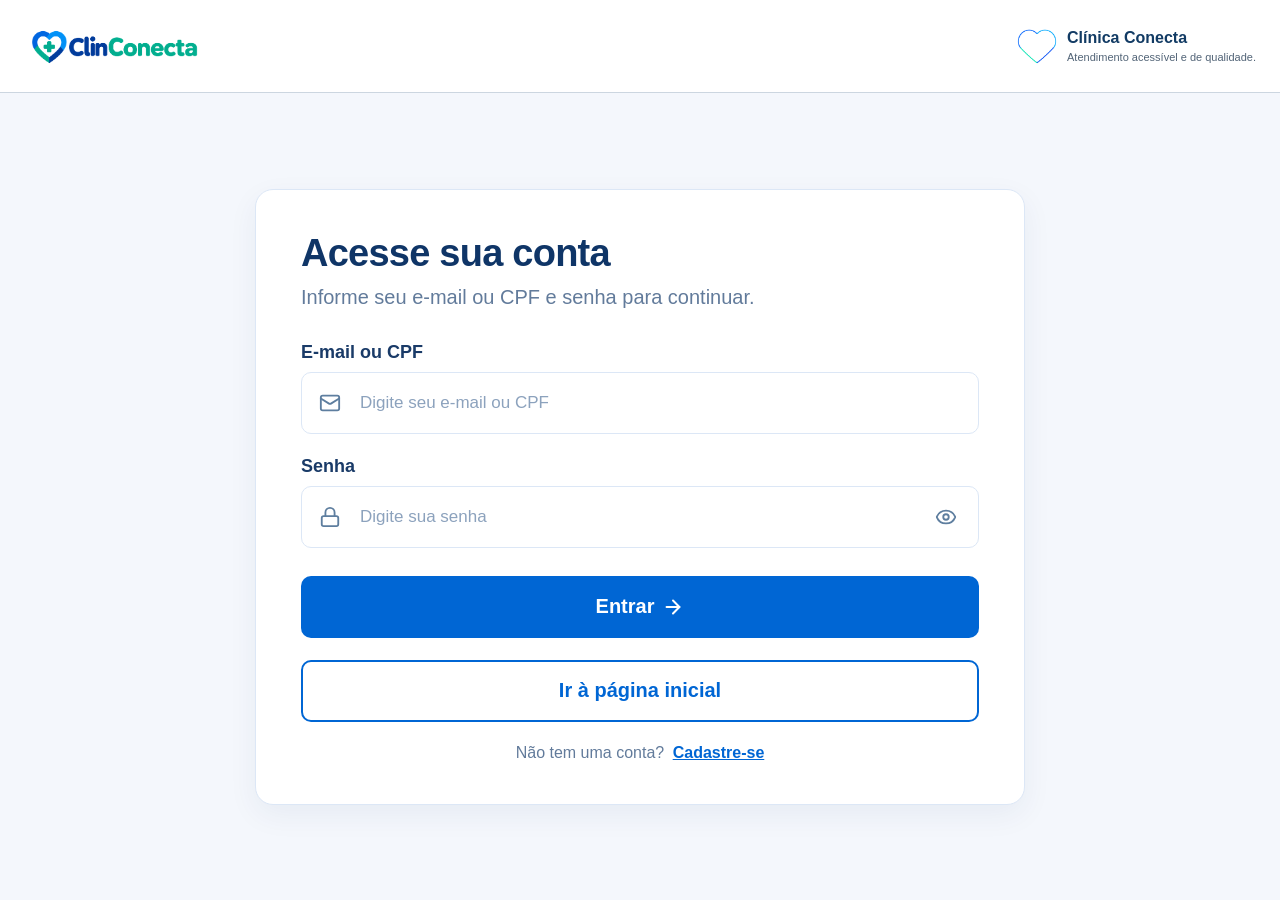
<file: src/pages/login/login-pacientes.html>
<!DOCTYPE html>
<html lang="pt-BR">
<head>
  <meta charset="UTF-8" />
  <meta name="viewport" content="width=device-width, initial-scale=1.0" />
  <title>Acesse sua conta - ClinConecta</title>
  <link rel="stylesheet" href="login-pacientes.css" />
</head>

<body>

  <!-- Cabeçalho -->
  <header class="cabecalho">

    <!-- Logo principal -->
    <a href="../../index.html">
      <img
        class="logo"
        src="../../../public/images/logoprincipal.png"
        alt="ClinConecta - página inicial"
      />
    </a>

    <!-- Identificação da clínica -->
    <div class="identificacao-clinica">

      <!-- Coração vazado -->
      <img
        class="icone-clinica"
        src="../../../public/images/coracaovazado.png"
        alt=""
      />

      <div class="textos-clinica">
        <p class="nome-clinica">Clínica Conecta</p>
        <p class="descricao-clinica">
          Atendimento acessível e de qualidade.
        </p>
      </div>

    </div>

  </header>

  <!-- Área principal de login -->
  <main class="login-container">

    <div class="login-card">

      <!-- Título e descrição -->
      <div class="card-header">

        <h1 class="card-title">
          Acesse sua conta
        </h1>

        <p class="card-subtitle">
          Informe seu e-mail ou CPF e senha para continuar.
        </p>

      </div>

      <!-- Formulário de login -->
      <form
        class="login-form"
        id="loginForm"
        novalidate
      >

        <!-- Campo de e-mail ou CPF -->
        <div class="form-group">

          <label
            for="identifier"
            class="form-label"
          >
            E-mail ou CPF
          </label>

          <div class="input-wrapper">

            <!-- Ícone de envelope -->
            <span
              class="input-icon-left"
              aria-hidden="true"
            >

              <svg
                class="icon icon-envelope"
                width="20"
                height="20"
                viewBox="0 0 24 24"
                fill="none"
                stroke="currentColor"
                stroke-width="2"
                stroke-linecap="round"
                stroke-linejoin="round"
              >
                <rect
                  width="20"
                  height="16"
                  x="2"
                  y="4"
                  rx="2"
                />

                <path
                  d="m22 7-8.97 5.7a1.94 1.94 0 0 1-2.06 0L2 7"
                />
              </svg>

            </span>

            <input
              type="text"
              id="identifier"
              name="identifier"
              class="form-input"
              placeholder="Digite seu e-mail ou CPF"
              required
              autocomplete="username"
            />

          </div>

        </div>

        <!-- Campo de senha -->
        <div class="form-group">

          <label
            for="password"
            class="form-label"
          >
            Senha
          </label>

          <div class="input-wrapper">

            <!-- Ícone de cadeado -->
            <span
              class="input-icon-left"
              aria-hidden="true"
            >

              <svg
                class="icon icon-lock"
                width="20"
                height="20"
                viewBox="0 0 24 24"
                fill="none"
                stroke="currentColor"
                stroke-width="2"
                stroke-linecap="round"
                stroke-linejoin="round"
              >

                <rect
                  width="18"
                  height="11"
                  x="3"
                  y="11"
                  rx="2"
                  ry="2"
                />

                <path
                  d="M7 11V7a5 5 0 0 1 10 0v4"
                />

              </svg>

            </span>

            <input
              type="password"
              id="password"
              name="password"
              class="form-input"
              placeholder="Digite sua senha"
              required
              autocomplete="current-password"
            />

            <!-- Botão para mostrar ou ocultar senha -->
            <button
              type="button"
              class="password-toggle-btn"
              id="togglePasswordBtn"
              aria-label="Mostrar ou ocultar senha"
            >

              <svg
                class="icon icon-eye"
                width="20"
                height="20"
                viewBox="0 0 24 24"
                fill="none"
                stroke="currentColor"
                stroke-width="2"
                stroke-linecap="round"
                stroke-linejoin="round"
                aria-hidden="true"
              >

                <path
                  d="M2.062 12.348a1 1 0 0 1 0-.696 10.75 10.75 0 0 1 19.876 0 1 1 0 0 1 0 .696 10.75 10.75 0 0 1-19.876 0"
                />

                <circle
                  cx="12"
                  cy="12"
                  r="3"
                />

              </svg>

            </button>

          </div>

        </div>

        <!-- Botão de login -->
        <button
          type="submit"
          class="btn btn-primary"
          id="submitBtn"
        >

          <span>Entrar</span>

          <!-- Ícone de seta -->
          <svg
            class="icon icon-arrow-right"
            width="20"
            height="20"
            viewBox="0 0 24 24"
            fill="none"
            stroke="currentColor"
            stroke-width="2.2"
            stroke-linecap="round"
            stroke-linejoin="round"
            aria-hidden="true"
          >

            <path d="M5 12h14" />
            <path d="m12 5 7 7-7 7" />

          </svg>

        </button>
        <!-- Link para voltar à página inicial -->
        <a
          href="../../index.html"
          class="btn btn-secondary"
        >
          Ir à página inicial
        </a>
      </form>

      <!-- Link para cadastro -->
      <div class="signup-prompt">

        <span>
          Não tem uma conta?
        </span>

        <a
          href="../cadastro-pacientes/cadastro-pacientes.html"
          class="signup-link"
        >
          Cadastre-se
        </a>

      </div>

      <!-- Mensagem de erro -->
      <div
        class="alert alert-error"
        role="alert"
        id="errorMessage"
      >

        <svg
          class="icon icon-error"
          width="20"
          height="20"
          viewBox="0 0 24 24"
          fill="none"
          xmlns="http://www.w3.org/2000/svg"
          aria-hidden="true"
        >

          <circle
            cx="12"
            cy="12"
            r="10"
            fill="currentColor"
          />

          <line
            x1="12"
            y1="8"
            x2="12"
            y2="12"
            stroke="#ffffff"
            stroke-width="2"
            stroke-linecap="round"
          />

          <circle
            cx="12"
            cy="16"
            r="1"
            fill="#ffffff"
          />

        </svg>

        <span class="alert-text">
          E-mail ou senha inválidos.
        </span>

      </div>

    </div>

  </main>

  <!-- JavaScript da página -->
  <script src="login-pacientes.js"></script>

</body>
</html>
</file>
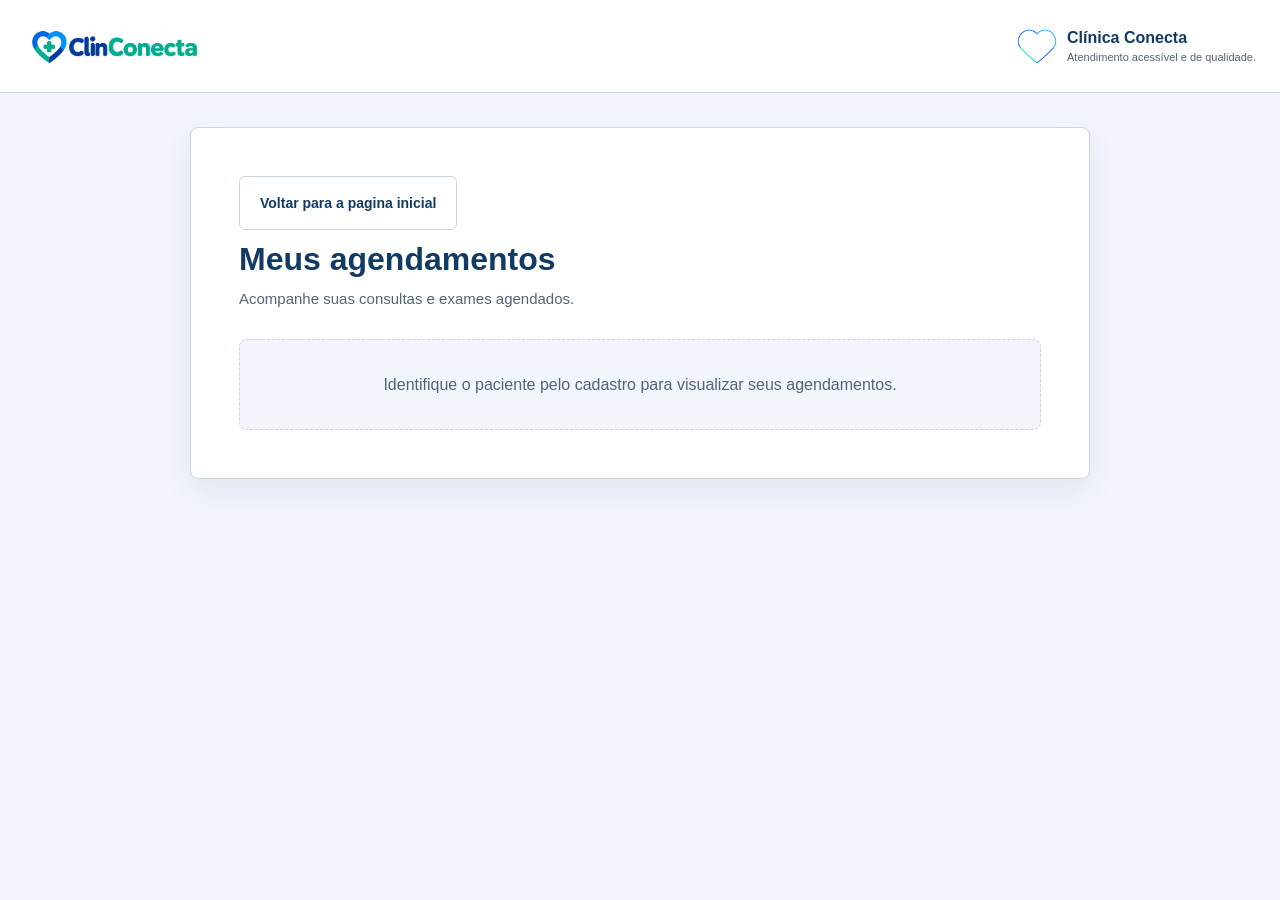
<file: src/pages/meus-agendamentos/meus-agendamentos.html>
<!DOCTYPE html>
<html lang="pt-BR">
<head>
    <meta charset="UTF-8">
    <meta name="viewport" content="width=device-width, initial-scale=1.0">
    <title>Meus agendamentos - ClinConecta</title>
    <link rel="stylesheet" href="../../styles/global.css">
    <link rel="stylesheet" href="./meus-agendamentos.css">
    <script src="./meus-agendamentos.js" defer></script>
</head>
<body>
    <header class="cabecalho">
        <a href="../../index.html">
            <img class="logo" src="../../../public/images/logoprincipal.png" alt="ClinConecta - página inicial">
        </a>
        <div class="identificacao-clinica">
            <img class="icone-clinica" src="../../../public/images/coracaovazado.png" alt="">
            <div class="textos-clinica">
                <p class="nome-clinica">Clínica Conecta</p>
                <p class="descricao-clinica">Atendimento acessível e de qualidade.</p>
            </div>
        </div>
    </header>

    <main class="pagina-meus-agendamentos">
        <section class="painel-meus-agendamentos" aria-labelledby="titulo-pagina">
            <a class="link-voltar" href="../../index.html">
                Voltar para a pagina inicial
            </a>
            <h1 id="titulo-pagina">Meus agendamentos</h1>
            <p class="descricao-pagina">Acompanhe suas consultas e exames agendados.</p>

            <!-- O JavaScript renderizará os itens e alternará a lista e o estado vazio. -->
            <ul class="lista-agendamentos" id="lista-agendamentos" aria-label="Agendamentos do paciente" hidden></ul>

            <div class="estado-vazio" id="estado-vazio" role="status" hidden>
                <p>Você ainda não possui agendamentos.</p>
            </div>
        </section>
    </main>

    <!-- Modelo sem dados para os itens que serão preenchidos pelo JavaScript. -->
    <template id="modelo-agendamento">
        <li class="item-agendamento">
            <article class="card-agendamento">
                <h2 class="titulo-agendamento" data-campo="servico"></h2>
                <dl class="detalhes-agendamento">
                    <div>
                        <dt>Tipo do agendamento</dt>
                        <dd data-campo="tipo"></dd>
                    </div>
                    <!-- O JavaScript omitirá este grupo quando não houver profissional. -->
                    <div data-grupo="profissional">
                        <dt>Profissional</dt>
                        <dd data-campo="profissional"></dd>
                    </div>
                    <div>
                        <dt>Data</dt>
                        <dd><time data-campo="data"></time></dd>
                    </div>
                    <div>
                        <dt>Horário</dt>
                        <dd><time data-campo="horario"></time></dd>
                    </div>
                    <div>
                        <dt>Status</dt>
                        <dd data-campo="status"></dd>
                    </div>
                </dl>
                    <button
                        type="button"
                        class="botao-cancelar"
                        data-acao="cancelar"
                    >
                        Cancelar agendamento
                    </button>
            </article>
        </li>
    </template>
</body>
</html>
</file>
<file: src/styles/global.css>
/* ===== Cores compartilhadas do projeto ===== */
:root {
    --cor-fundo: #f2f5fc;
    --cor-superficie: #ffffff;
    --cor-texto: #123b64;
    --cor-texto-secundario: #526477;
    --cor-primaria: #0074d9;
    --cor-borda: #ccd6e0;
}

    /* ===== Cálculo de tamanho dos elementos ===== */
*,
*::before,
*::after {
    box-sizing: border-box;
}

    /* ===== Aparência geral da página ===== */
body {
    margin: 0;
    font-family: Arial, sans-serif;
    background-color: var(--cor-fundo);
    color: var(--cor-texto);
}

    /* ===== Fonte dos controles de formulário ===== */
input,
button,
select,
textarea {
    font-family: inherit;
}
    /* ===== Cabeçalho ===== */
.cabecalho {
    display: flex;
    justify-content: space-between;
    align-items: center;
    flex-wrap: wrap;
    gap: 16px;
    padding: 16px 24px;
    background-color: #ffffff;
    border-bottom: 1px solid #ccd6e0;
}

    /* Logo principal à esquerda */
.logo {
    display: block;
    width: 180px;
    max-width: 100%;
    height: auto;
}

    /* Grupo do coração e dos textos à direita */
.identificacao-clinica {
    display: flex;
    align-items: center;
    gap: 6px;
}

    /* Coração vazado */
.identificacao-clinica .icone-clinica {
    display: block;
    width: 48px;
    height: 48px;
    object-fit: contain;
    flex-shrink: 0;
}

    /* Textos ao lado do coração */
.textos-clinica {
    text-align: left;
}

    /* Nome da clínica */
.nome-clinica {
    margin: 0;
    font-family: Arial, sans-serif;
    font-size: 16px;
    font-weight: bold;
    color: #123b64;
}

    /* Descrição abaixo do nome */
.descricao-clinica {
    margin: 4px 0 0;
    font-family: Arial, sans-serif;
    font-size: 11px;
    font-weight: normal;
    color: #526477;
}
</file>
<file: src/pages/pagina-inicial/pagina-inicial.css>
.cabecalho {
  /* Flex mantém a marca e a identificação clínica nas extremidades. */
  display: flex;
  justify-content: space-between;
  align-items: center;
  gap: 16px;
  padding: 16px 24px;
  background-color: var(--cor-superficie);
  border-bottom: 1px solid var(--cor-borda);
}

.botao-sair {
    border-radius: 6px;
    background-color: #dc3545;
    color: #ffffff;
    font: inherit;
    cursor: pointer;
}

.botao-sair:hover {
    opacity: 0.8;
}

.logo {
  display: block;
  width: 200px;
  height: auto;
}

.identificacao-clinica {
  display: flex;
  align-items: center;
  gap: 6px;
}

.icone-clinica {
  display: block;
  width: 48px;
  height: 48px;
  /* Preserva a proporção do ícone e evita que o flex o comprima. */
  object-fit: contain;
  flex-shrink: 0;
}

.textos-clinica {
  text-align: left;
}

.nome-clinica {
  margin: 0;
  color: var(--cor-texto);
  font-size: 16px;
  font-weight: bold;
}

.descricao-clinica {
  margin: 4px 0 0;
  color: var(--cor-texto-secundario);
  font-size: 11px;
}

.hero {
  display: grid;
  /* Cria duas colunas iguais sem deixar o conteúdo forçar a largura da grade. */
  grid-template-columns: minmax(0, 1fr) minmax(0, 1fr);
  align-items: center;
  gap: 32px;
  padding: 48px 56px;
  background-color: #f8faff;
}

.hero__conteudo {
  max-width: 480px;
}

.hero__conteudo h1 {
  margin: 0 0 20px;
  color: var(--cor-texto);
  font-size: 36px;
  line-height: 1.2;
}

.hero__descricao {
  margin: 0;
  color: var(--cor-texto-secundario);
  font-size: 18px;
  line-height: 1.6;
}

.hero__acoes {
  display: flex;
  flex-direction: column;
  gap: 12px;
  margin-top: 24px;
}

.botao-agendamento {
  display: flex;
  align-items: center;
  justify-content: center;
  gap: 12px;
  width: 100%;
  min-height: 56px;
  padding: 12px 20px;
  border: 2px solid var(--cor-primaria);
  border-radius: 8px;
  font-size: 18px;
  font-weight: bold;
  cursor: pointer;
  transition: background-color 160ms ease, border-color 160ms ease,
    box-shadow 160ms ease, transform 160ms ease;
}

.icone-botao {
  width: 24px;
  height: 24px;
  flex-shrink: 0;
}

/* A cor destaca a consulta; o contorno mantém o exame na mesma hierarquia visual. */
.botao-agendamento--consulta {
  background-color: var(--cor-primaria);
  color: #ffffff;
}

.botao-agendamento--consulta:hover {
  border-color: #0064be;
  background-color: #0064be;
  box-shadow: 0 4px 10px rgb(18 59 100 / 18%);
  transform: translateY(-1px);
}

.botao-agendamento--exame {
  background-color: var(--cor-superficie);
  color: var(--cor-primaria);
}

.botao-agendamento--exame:hover {
  background-color: #eaf4ff;
  box-shadow: 0 4px 10px rgb(18 59 100 / 12%);
  transform: translateY(-1px);
}

.botao-agendamento:focus-visible {
  outline: 3px solid var(--cor-texto);
  outline-offset: 3px;
}

.hero__imagem {
  margin: 0;
}

.hero__imagem img {
  display: block;
  /* A imagem acompanha a coluna e mantém sua proporção original. */
  width: 100%;
  height: auto;
  transform: translateX(65px);
}

.mensagem-seguranca {
  display: flex;
  align-items: center;
  gap: 10px;
  margin-top: 32px;
  color: var(--cor-texto-secundario);
  font-size: 14px;
  font-weight: normal;
}

.mensagem-seguranca svg {
  width: 24px;
  height: 24px;
  flex-shrink: 0;
  color: var(--cor-primaria);
}
</file>
<file: src/styles/agendamento.css>
:root {
    --fundo: #eef3fc;
    --superficie: #ffffff;
    --texto: #123b64;
    --texto-secundario: #526477;
    --primaria: #0878d1;
    --primaria-escura: #075fa8;
    --borda: #d6e0ec;
    --suave: #f5f8fd;
}

* {
    box-sizing: border-box;
}

body {
    margin: 0;
    min-width: 320px;
    background: var(--fundo);
    color: var(--texto);
    font-family: Arial, sans-serif;
}

button,
input {
    font: inherit;
}

.cabecalho-agendamento {
    display: flex;
    align-items: center;
    justify-content: space-between;
    gap: 24px;
    min-height: 78px;
    padding: 14px clamp(20px, 5vw, 72px);
    background: var(--superficie);
    border-bottom: 1px solid var(--borda);
}

.marca img {
    display: block;
    width: min(180px, 42vw);
    height: auto;
}

.identificacao-clinica {
    display: flex;
    align-items: center;
    gap: 8px;
    color: var(--texto);
}

.identificacao-clinica img {
    width: 38px;
    height: 38px;
    object-fit: contain;
}

.identificacao-clinica div {
    display: grid;
    gap: 2px;
}

.identificacao-clinica strong {
    font-size: 12px;
}

.identificacao-clinica span {
    color: var(--texto-secundario);
    font-size: 10px;
}

.pagina-agendamento {
    width: min(900px, calc(100% - 32px));
    margin: 0 auto;
    padding: 34px 0 64px;
}

.progresso {
    display: flex;
    align-items: center;
    justify-content: center;
    gap: 10px;
    margin-bottom: 24px;
    color: #8293a7;
    font-size: 12px;
}

.etapa {
    display: inline-flex;
    align-items: center;
    gap: 6px;
    white-space: nowrap;
}

.etapa b {
    display: grid;
    width: 24px;
    height: 24px;
    place-items: center;
    border: 1px solid #b8c6d6;
    border-radius: 50%;
    font-size: 11px;
    font-weight: 700;
}

.etapa-atual {
    color: var(--primaria-escura);
    font-weight: 700;
}

.etapa-atual b {
    border-color: var(--primaria);
    background: var(--primaria);
    color: #ffffff;
}

.linha-progresso {
    width: clamp(24px, 8vw, 72px);
    height: 1px;
    background: #cbd6e3;
}

.painel-agendamento {
    padding: clamp(24px, 5vw, 48px);
    background: var(--superficie);
    border: 1px solid var(--borda);
    border-radius: 8px;
    box-shadow: 0 12px 28px rgba(24, 64, 105, 0.08);
}

.rotulo-etapa {
    margin: 0 0 8px;
    color: var(--primaria);
    font-size: 12px;
    font-weight: 700;
    letter-spacing: 0.04em;
    text-transform: uppercase;
}

h1 {
    margin: 0;
    font-size: clamp(24px, 4vw, 32px);
    line-height: 1.2;
}

.descricao-pagina {
    margin: 10px 0 28px;
    color: var(--texto-secundario);
    font-size: 15px;
    line-height: 1.5;
}

.opcoes-especialidade {
    display: grid;
    gap: 12px;
    margin: 0;
    padding: 0;
    border: 0;
}

.opcao-especialidade {
    display: grid;
    grid-template-columns: 1fr auto;
    gap: 16px;
    align-items: center;
    padding: 18px 20px;
    background: var(--suave);
    border: 1px solid var(--borda);
    border-radius: 6px;
    cursor: pointer;
    transition: border-color 160ms ease, background-color 160ms ease, box-shadow 160ms ease;
}

.opcao-especialidade:hover,
.opcao-especialidade:focus-within {
    border-color: #8dbce2;
}

.opcao-especialidade:has(input:checked) {
    background: #f0f8ff;
    border-color: var(--primaria);
    box-shadow: 0 0 0 2px rgba(8, 120, 209, 0.1);
}

.opcao-especialidade input {
    position: absolute;
    opacity: 0;
    pointer-events: none;
}

.conteudo-opcao {
    display: grid;
    gap: 6px;
}

.conteudo-opcao strong {
    font-size: 16px;
}

.conteudo-opcao small {
    color: var(--texto-secundario);
    font-size: 13px;
    line-height: 1.4;
}

.marcador-opcao {
    width: 20px;
    height: 20px;
    border: 2px solid #9caec1;
    border-radius: 50%;
}

.opcao-especialidade:has(input:checked) .marcador-opcao {
    border: 5px solid var(--primaria);
}

.mensagem-formulario {
    margin: 16px 0 0;
    padding: 12px 14px;
    background: #fff3f3;
    border-left: 3px solid #d93737;
    color: #a72b2b;
    font-size: 13px;
}

.acoes-formulario {
    display: flex;
    justify-content: space-between;
    gap: 12px;
    margin-top: 32px;
}

.botao {
    display: inline-flex;
    min-height: 44px;
    align-items: center;
    justify-content: center;
    padding: 0 24px;
    border-radius: 4px;
    font-size: 14px;
    font-weight: 700;
    text-decoration: none;
    cursor: pointer;
}

.botao-principal {
    border: 1px solid var(--primaria);
    background: var(--primaria);
    color: #ffffff;
}

.botao-principal:hover:not(:disabled) {
    background: var(--primaria-escura);
}

.botao-principal:disabled {
    border-color: #b6c7d8;
    background: #b6c7d8;
    cursor: not-allowed;
}

.botao-secundario {
    border: 1px solid var(--borda);
    background: #ffffff;
    color: var(--texto);
}

.botao-secundario:hover {
    background: var(--suave);
}

.sr-only {
    position: absolute;
    width: 1px;
    height: 1px;
    padding: 0;
    margin: -1px;
    overflow: hidden;
    clip: rect(0, 0, 0, 0);
    white-space: nowrap;
    border: 0;
}

@media (max-width: 560px) {
    .cabecalho-agendamento {
        align-items: flex-start;
        flex-direction: column;
    }

    .identificacao-clinica {
        align-self: flex-end;
    }

    .progresso {
        justify-content: flex-start;
        overflow-x: auto;
        padding-bottom: 4px;
    }

    .painel-agendamento {
        padding: 24px 18px;
    }

    .acoes-formulario {
        flex-direction: column-reverse;
    }

    .botao {
        width: 100%;
    }
}
</file>
<file: src/pages/Agendamento-consulta/agendamento.css>
:root {
    --fundo: #eef3fc;
    --superficie: #ffffff;
    --texto: #123b64;
    --texto-secundario: #526477;
    --primaria: #0878d1;
    --primaria-escura: #075fa8;
    --borda: #d6e0ec;
    --suave: #f5f8fd;
}

* {
    box-sizing: border-box;
}

body {
    margin: 0;
    min-width: 320px;
    background: var(--fundo);
    color: var(--texto);
    font-family: Arial, sans-serif;
}

button,
input {
    font: inherit;
}

.pagina-agendamento {
    width: min(900px, calc(100% - 32px));
    margin: 0 auto;
    padding: 34px 0 64px;
}

.painel-agendamento {
    padding: clamp(24px, 5vw, 48px);
    background: var(--superficie);
    border: 1px solid var(--borda);
    border-radius: 8px;
    box-shadow: 0 12px 28px rgba(24, 64, 105, 0.08);
}

.rotulo-etapa {
    margin: 0 0 8px;
    color: var(--primaria);
    font-size: 12px;
    font-weight: 700;
    letter-spacing: 0.04em;
    text-transform: uppercase;
}

h1 {
    margin: 0;
    font-size: clamp(24px, 4vw, 32px);
    line-height: 1.2;
}

.descricao-pagina {
    margin: 10px 0 28px;
    color: var(--texto-secundario);
    font-size: 15px;
    line-height: 1.5;
}

.campo-formulario {
    display: grid;
    gap: 2px;
    color: var(--texto);
    font-size: 13px;
    font-weight: 700;
}

.campo-formulario + .campo-formulario {
    margin-top: 18px;
}

.rotulo-campo {
    line-height: 1.3;
}

.campo-data-input {
    width: 100%;
    min-height: 46px;
    padding: 0 14px;
    border: 1px solid #ccd6e0;
    border-radius: 8px;
    background: #ffffff;
    color: var(--texto);
    cursor: pointer;
    font-size: 15px;
}

.campo-data-input:focus {
    border-color: var(--primaria);
    outline: 2px solid rgba(8, 120, 209, 0.18);
    outline-offset: 1px;
}

.campo-data-input:disabled {
    background: #f1f4f8;
    color: #91a0af;
    cursor: not-allowed;
}

.obrigatorio {
    color: #d93737;
}

.combobox {
    position: relative;
    display: block;
}

.combobox-input {
    width: 100%;
    min-height: 46px;
    padding: 0 76px 0 14px;
    border: 1px solid #ccd6e0;
    border-radius: 8px;
    background: #ffffff;
    color: var(--texto);
    cursor: pointer;
    font-size: 15px;
}

.combobox-input::placeholder {
    color: #8293a7;
}

.combobox-input:focus {
    border-color: var(--primaria);
    outline: 2px solid rgba(8, 120, 209, 0.18);
    outline-offset: 1px;
}

.combobox-input:disabled {
    cursor: not-allowed;
}

.combobox-seta,
.combobox-limpar {
    position: absolute;
    top: 50%;
    display: grid;
    width: 30px;
    height: 30px;
    padding: 0;
    place-items: center;
    transform: translateY(-50%);
    border: 0;
    background: transparent;
    color: var(--texto-secundario);
    cursor: pointer;
}

.combobox-limpar[hidden],
.combobox-lista[hidden] {
    display: none;
}

.combobox-seta {
    right: 8px;
    font-size: 0;
}

.combobox-seta::before {
    width: 8px;
    height: 8px;
    border-right: 2px solid var(--texto-secundario);
    border-bottom: 2px solid var(--texto-secundario);
    content: '';
    transform: translateY(4px) rotate(45deg);
}

.combobox-limpar {
    right: 38px;
    border-radius: 50%;
    background: #e4e9ef;
    color: #6d7d8d;
    font-size: 18px;
    line-height: 1;
}

.combobox-lista {
    position: absolute;
    z-index: 2;
    top: calc(100% + 6px);
    right: 0;
    left: 0;
    display: grid;
    max-height: 220px;
    overflow-y: auto;
    padding: 6px;
    border: 1px solid var(--borda);
    border-radius: 8px;
    background: #ffffff;
    box-shadow: 0 10px 22px rgba(24, 64, 105, 0.16);
}

.calendario[hidden] {
    display: none;
}

.calendario {
    position: absolute;
    z-index: 3;
    top: calc(100% + 6px);
    right: 0;
    left: 0;
    padding: 16px;
    border: 1px solid var(--borda);
    border-radius: 12px;
    background: #ffffff;
    box-shadow: 0 12px 28px rgba(24, 64, 105, 0.18);
}

.calendario-cabecalho,
.calendario-acoes {
    display: flex;
    align-items: center;
    justify-content: space-between;
    gap: 10px;
}

.calendario-cabecalho {
    position: relative;
    justify-content: center;
}

.calendario-fechar {
    position: absolute;
    top: -4px;
    right: -4px;
    display: grid;
    width: 26px;
    height: 26px;
    place-items: center;
    border: 0;
    border-radius: 50%;
    background: #e4e9ef;
    color: #6d7d8d;
    cursor: pointer;
    font-size: 18px;
    line-height: 1;
}

.calendario-mes {
    color: var(--texto);
    font-size: 14px;
}

.calendario-navegacao,
.calendario-botao {
    border: 1px solid var(--borda);
    background: #ffffff;
    color: var(--texto);
    cursor: pointer;
}

.calendario-navegacao {
    width: 32px;
    height: 32px;
    border-radius: 50%;
    font-size: 22px;
    line-height: 1;
}

.calendario-semana,
.calendario-dias {
    display: grid;
    grid-template-columns: repeat(7, 1fr);
    gap: 5px;
    text-align: center;
}

.calendario-semana {
    margin: 18px 0 8px;
    color: var(--texto-secundario);
    font-size: 10px;
    font-weight: 700;
}

.calendario-dia,
.calendario-dia-vazio {
    display: grid;
    min-height: 32px;
    place-items: center;
}

.calendario-dia {
    border: 0;
    border-radius: 50%;
    background: transparent;
    color: var(--texto);
    cursor: pointer;
    font-size: 12px;
}

.calendario-dia:hover,
.calendario-dia:focus-visible {
    background: #e8f2fc;
    outline: 0;
}

.calendario-dia.dia-indisponivel {
    color: #b8c2cc;
    cursor: not-allowed;
    text-decoration: line-through;
}

.calendario-dia.dia-indisponivel:hover {
    background: transparent;
}

.calendario-dia.dia-selecionado {
    background: var(--primaria);
    color: #ffffff;
    font-weight: 700;
}

.calendario-acoes {
    margin-top: 16px;
    justify-content: flex-end;
}

.calendario-botao {
    min-width: 88px;
    min-height: 34px;
    padding: 0 14px;
    border-radius: 18px;
    font-size: 12px;
    font-weight: 700;
}

.calendario-botao:disabled {
    background: #f1f4f8;
    color: #91a0af;
    cursor: not-allowed;
}

.opcao-combobox {
    display: grid;
    gap: 3px;
    padding: 11px 12px;
    border: 0;
    border-radius: 6px;
    background: transparent;
    color: var(--texto);
    text-align: left;
    cursor: pointer;
}

.opcao-combobox:hover,
.opcao-combobox:focus-visible {
    background: #e8f2fc;
    outline: 0;
}

.opcao-combobox.horario-indisponivel {
    background: #f1f4f8;
    color: #9aa7b4;
    cursor: not-allowed;
}

.opcao-combobox.horario-indisponivel span {
    color: #9aa7b4;
}

.opcao-combobox.horario-indisponivel:hover {
    background: #f1f4f8;
}

.opcao-combobox.horario-ocupado {
    background: #fff4f2;
    color: #b65d50;
    cursor: not-allowed;
}

.opcao-combobox.horario-ocupado span {
    color: #b65d50;
}

.opcao-combobox.horario-ocupado:hover {
    background: #fff4f2;
}

.opcao-combobox strong {
    font-size: 14px;
}

.opcao-combobox span,
.combobox-vazio {
    color: var(--texto-secundario);
    font-size: 12px;
}

.combobox-vazio {
    padding: 12px;
}

.mensagem-formulario {
    margin: 16px 0 0;
    padding: 12px 14px;
    background: #fff3f3;
    border-left: 3px solid #d93737;
    color: #a72b2b;
    font-size: 13px;
}

.acoes-formulario {
    display: flex;
    justify-content: space-between;
    gap: 12px;
    margin-top: 32px;
}

.botao {
    display: inline-flex;
    min-height: 44px;
    align-items: center;
    justify-content: center;
    padding: 0 24px;
    border: 1px solid var(--borda);
    border-radius: 4px;
    background: var(--superficie);
    color: var(--texto);
    font-size: 14px;
    font-weight: 700;
    text-decoration: none;
    cursor: pointer;
}

.button-cadastrar {
    width: 100%;
    min-height: 44px;
    padding: 12px;
    border: 1px solid var(--primaria);
    border-radius: 8px;
    background: var(--primaria);
    color: #ffffff;
    font-size: 16px;
    font-weight: 700;
    cursor: pointer;
}

.button-cadastrar:hover:not(:disabled) {
    background: var(--primaria-escura);
}

.button-cadastrar:disabled {
    border-color: #b6c7d8;
    background: #b6c7d8;
    cursor: not-allowed;
}

.botao-secundario {
    background: #ffffff;
    color: var(--texto);
}

.botao-secundario:hover {
    background: var(--suave);
}

.sr-only {
    position: absolute;
    width: 1px;
    height: 1px;
    padding: 0;
    margin: -1px;
    overflow: hidden;
    clip: rect(0, 0, 0, 0);
    white-space: nowrap;
    border: 0;
}

@media (max-width: 560px) {
    .painel-agendamento {
        padding: 24px 18px;
    }

    .acoes-formulario {
        flex-direction: column-reverse;
    }

    .botao {
        width: 100%;
    }
}

.combobox-desabilitado {
    opacity: 0.72;
}

.combobox-input:disabled {
    background: #f1f4f8;
    color: #91a0af;
    cursor: not-allowed;
}

.combobox-seta:disabled {
    cursor: not-allowed;
}
</file>
<file: src/pages/agendamento-exame/agendamento-exame.css>
/* Estilos próprios do agendamento de exame.
   A base (campos, combobox, calendário e botões) vem de ../Agendamento-consulta/agendamento.css. */

.descricao-exame {
    margin-top: 12px;
    padding: 14px 16px;
    background: var(--suave);
    border: 1px solid var(--borda);
    border-left: 3px solid var(--primaria);
    border-radius: 8px;
    font-size: 14px;
    line-height: 1.5;
}

.descricao-exame[hidden] {
    display: none;
}

.descricao-exame p {
    margin: 6px 0 0;
    color: var(--texto-secundario);
}

.descricao-exame .preparo-exame span:first-child {
    color: var(--texto);
    font-weight: 700;
}

.descricao-exame + .campo-formulario {
    margin-top: 18px;
}

/* Campo obrigatório não preenchido ao tentar concluir */
.campo-invalido .combobox-input {
    border-color: #d93737;
    background: #fffafa;
}

.campo-invalido .rotulo-campo {
    color: #a72b2b;
}

.aviso-autenticacao {
    display: flex;
    flex-wrap: wrap;
    align-items: center;
    justify-content: space-between;
    gap: 12px;
    margin-bottom: 24px;
    padding: 12px 14px;
    background: #fff3f3;
    border-left: 3px solid #d93737;
    color: #a72b2b;
    font-size: 14px;
}

.aviso-autenticacao[hidden],
.paciente-identificado[hidden] {
    display: none;
}

.aviso-autenticacao p {
    margin: 0;
}

.paciente-identificado {
    margin: -12px 0 24px;
    color: var(--texto-secundario);
    font-size: 14px;
}

.paciente-identificado strong {
    color: var(--texto);
}

.combobox-vazio {
    display: block;
}
</file>
<file: src/pages/cadastro-pacientes/cadastro-paciente.css>
/*Deixa os asteriscos em vermelho*/
.obrigatorio {color: red;}
    /* Estiliza o texto de orientação acima do formulário */
.instrucao {
    font-size: 14px;
    color: #1b4673;
    margin-bottom: 20px;
    margin-top: 0;
}
    /* Agrupa e posiciona o campo com seu ícone */
.campo-com-icone {
    position: relative;
    margin-bottom: 14px;
}

    /* Reserva espaço para o ícone dentro do campo */
.campo-com-icone input {
    padding-left: 36px;
    margin-bottom: 0;
}

    /* Define a aparência e a posição do ícone */
.icone-campo {
    position: absolute;
    left: 10px;
    top: 50%;
    transform: translateY(-50%);
    width: 22px;
    height: 22px;
    fill: none;
    stroke: currentColor;
    stroke-width: 1.8;
    color: #1b4673;
    pointer-events: none;
}
    /* SENHA — lista de requisitos abaixo do campo */
.requisitos-senha {
    display: grid;
    gap: 4px;
    list-style: none;
    padding: 0;
    margin: 0 0 16px;
    font-size: 12px;
    line-height: 1.4;
    color: #526477;
}

    /* SENHA- Marca os requisitos ainda não atendidos */
.requisitos-senha li::before {
    content: "×";
    display: inline-block;
    width: 18px;
    color: #c62828;
}

    /* SENHA- Destaca os requisitos atendidos */
.requisitos-senha li.atendido {
    color: #237a41;}

.requisitos-senha li.atendido::before {
    content: "✓";
    color: #237a41;
}

    /* SENHA — orientação sobre o preenchimento */
.ajuda-campo {
    font-size: 12px;
    color: #526477;
    margin: 0 0 16px;
}

    /* Estiliza e centraliza a área branca que contém o formulário */
main {
    background-color: white;
    max-width: 400px;
    margin: 30px auto;
    padding: 24px;
    border-radius: 8px;
}
    /* Define a largura e os espaçamentos dos campos */
/* Aparência compartilhada pelos campos do cadastro */
input {
    width: 100%; /* Ocupa a largura disponível */
    padding: 5px; /* Espaço interno */
    box-sizing: border-box; /* Inclui bordas e padding na largura */
    margin-bottom: 14px; /* Espaço abaixo do campo */
    border: 1px solid #ccd6e0; /* Borda cinza azulada */
    border-radius: 8px; /* Cantos arredondados */
    font-size: 16px; /* Tamanho do texto */
    color: #123b64; /* Cor do texto digitado */
}
    /* Define a aparência do botão Cadastrar */
.button-cadastrar {
    width: 100%;
    padding: 12px;
    background-color: #0074d9;
    color: white;
    border: none;
    border-radius: 8px;
    font-size: 16px;
    cursor: pointer;
}
  /* ===== CAMPOS DO FORMULÁRIO ===== */
input {
    width: 100%; /* Ocupa toda a largura disponível */
    padding: 8px; /* Cria espaço entre o texto e as bordas */
    box-sizing: border-box; /* Inclui o espaço interno e a borda na largura */
    margin-bottom: 14px; /* Cria espaço abaixo do campo */
    border: 1px solid #ccd6e0; /* Define uma borda fina cinza azulada */
    border-radius: 4px; /* Arredonda os cantos */
    font-size: 16px; /* Define o tamanho do texto */
    color: #123b64; /* Define a cor do texto digitado */
}
    /* Escurece o botão quando o mouse passa em cima */
.button-cadastrar:hover {
    background-color: #005bb5;
}
    /* Coloca cada etiqueta acima do campo e define o espaçamento */
label {
    display: block;
    margin-bottom: 3px;
    font-size: 14px;
}
/* Reserva espaço para os botões de mostrar senha */
#senha,
#confirmar-senha {
    padding-right: 44px;
}

    /* Posiciona o botão do olho à direita do campo */
.alternar-senha {
    position: absolute;
    right: 4px;
    top: 50%;
    transform: translateY(-50%);
    width: 32px;
    height: 28px;
    padding: 0;
    display: grid;
    place-items: center;
    background: transparent;
    border: none;
    color: #526477;
    cursor: pointer;
}

    /* Desenha o ícone do olho para visualizar a senha*/
.alternar-senha svg {
    width: 20px;
    height: 20px;
    fill: none;
    stroke: currentColor;
    stroke-width: 1.8;
}

    /* Indica que a senha está visível */
.alternar-senha[aria-pressed="true"] {
    color: #0074d9;
}

    /* Destaca o botão ao navegar pelo teclado */
.alternar-senha:focus-visible {
    outline: 2px solid #0074d9;
    outline-offset: 2px;
}
    /* Ajusta o título dentro da área de cadastro */
main h1 {
    font-size: 22px;
    margin: 0 0 6px;
}
    /* Define a cor dos textos de orientação dentro dos campos */
input::placeholder {
    color: #d1d1cf;
}
    /*NASCIMENTO- Define a cor do texto no campo de data, já que ele não usa placeholder */
input[type="date"] {
    color: #d1d1cf;
    font-family: inherit;
}
    /*NASCIMENTO- Destaca a data quando o preenchimento é válido */
input[type="date"]:valid {
    color: #123b64;
}
    /* Destaca o campo selecionado para digitação (Passa o mouse dentro do campo e fica com a cor que desejo)*/
input:focus {
    border-color: #0074d9;
    outline: 2px solid #0074d9;
    outline-offset: 2px;
}

 #mensagem-cadastro.sucesso {
    color: #1cac51;
    font-weight: 700;
}
</file>
<file: src/pages/cancelamento-agendamento/cancelamento-agendamento.css>
/* ===== JANELA DE CONFIRMAÇÃO ===== */

.modal-cancelamento {
    width: calc(100% - 32px); /* Mantém espaço nas laterais */
    max-width: 450px; /* Limita a largura em telas grandes */
    max-height: calc(100dvh - 32px); /* Limita a altura à tela disponível */
    overflow-y: auto; /* Permite rolagem se o conteúdo não couber */
    margin: auto; /* Centraliza o diálogo */
    padding: 24px; /* Espaço interno */
    border: none; /* Remove a borda padrão */
    border-radius: 8px; /* Arredonda os cantos */
    background-color: var(--cor-superficie);
    color: var(--cor-texto);
    box-shadow: 0 12px 32px rgba(0, 0, 0, 0.2);
}

/* Camada que escurece a página atrás do modal */
.modal-cancelamento::backdrop {
    background-color: rgba(18, 59, 100, 0.4);
}


/* ===== TÍTULO E PERGUNTA ===== */

#titulo-cancelamento {
    margin: 0 32px 12px; /* Reserva espaço lateral para o botão × */
    font-size: 22px;
    text-align: center;
}

#descricao-cancelamento {
    margin: 0 0 20px;
    font-size: 16px;
    line-height: 1.5; /* Facilita a leitura quando houver mais de uma linha */
    text-align: center;
    color: var(--cor-texto-secundario);
}


/* ===== BOTÃO DE FECHAR ===== */

.fechar-modal {
    position: absolute; /* Posiciona o botão dentro do diálogo */
    top: 8px;
    right: 8px;
    display: grid;
    place-items: center; /* Centraliza o símbolo */
    width: 40px;
    height: 40px;
    padding: 0;
    border: none;
    border-radius: 4px;
    background-color: transparent;
    color: var(--cor-texto-secundario);
    font-size: 28px;
    cursor: pointer;
}

/* Indica o foco durante a navegação pelo teclado */
.fechar-modal:focus-visible {
    outline: 2px solid var(--cor-primaria);
    outline-offset: 2px;
}


/* ===== RESUMO DO AGENDAMENTO ===== */

.resumo-agendamento {
    padding: 16px;
    border: 1px solid var(--cor-borda);
    border-radius: 8px;
    background-color: var(--cor-fundo);
}

.resumo-agendamento p {
    margin: 0;
    font-size: 14px;
    line-height: 1.5;
}

/* Acrescenta espaço entre parágrafos consecutivos */
.resumo-agendamento p + p {
    margin-top: 6px;
}

#resumo-servico {
    font-weight: bold;
}


/* ===== BOTÕES DE AÇÃO ===== */

.acoes-cancelamento {
    display: flex; /* Coloca os botões lado a lado */
    gap: 12px;
    margin-top: 24px;
}

.acoes-cancelamento button {
    flex: 1; /* Divide o espaço disponível */
    min-height: 44px;
    padding: 10px 12px;
    border: 1px solid transparent;
    border-radius: 8px;
    font-size: 14px;
    cursor: pointer;
}

/* Ação de desistir */
#desistir-cancelamento {
    background-color: rgb(61, 131, 71);
    border-color: var(--cor-borda);
    color: white;
}

/* Ação de confirmar */
#confirmar-cancelamento {
    background-color: #c62828;
    color: white;
}

#confirmar-cancelamento:hover {
    background-color: #a51f1f;
}

.acoes-cancelamento button:focus-visible {
    outline: 2px solid var(--cor-primaria);
    outline-offset: 2px;
}


/* ===== ADAPTAÇÃO PARA TELAS ESTREITAS ===== */

@media (max-width: 480px) {
    .acoes-cancelamento {
        flex-direction: column; /* Coloca um botão abaixo do outro */
    }
}
.pagina-cancelamento { width: min(720px, calc(100% - 32px)); margin: 36px auto 64px; }
.link-voltar { display: inline-block; margin-bottom: 24px; color: var(--cor-texto); }
.painel-cancelamento { background: var(--cor-superficie); border: 1px solid var(--cor-borda); border-radius: 16px; padding: clamp(24px, 5vw, 44px); box-shadow: 0 12px 28px #18406914; }
.etiqueta { color: var(--cor-primaria); font-size: 12px; font-weight: 700; letter-spacing: .1em; }
.painel-cancelamento h1 { font-size: clamp(26px, 5vw, 34px); margin: 14px 0; }
.introducao { color: var(--cor-texto-secundario); line-height: 1.6; margin-bottom: 28px; }
.painel-cancelamento .resumo-agendamento { border-left: 4px solid var(--cor-primaria); padding: 24px; }
.resumo-agendamento p:first-child { font-weight: 700; font-size: 17px; }
.acoes-pagina { display: flex; flex-wrap: wrap; gap: 12px; margin-top: 24px; }
.acoes-pagina a, .acoes-pagina button { flex: 1; padding: 14px 18px; border-radius: 8px; text-align: center; font-size: 14px; line-height: 1.5; cursor: pointer; }
.botao-voltar { background: rgb(61, 131, 71); color: white; border: 1px solid var(--cor-borda); text-decoration: none; }
#abrir-cancelamento { border: 1px solid #c62828; background: #c62828; color: white; }
#abrir-cancelamento:hover:not(:disabled) { background: #a51f1f; }
#abrir-cancelamento:disabled { opacity: .5; cursor: not-allowed; }
#mensagem-cancelamento { line-height: 1.6; font-weight: 700; }
.pagina-cancelamento :focus-visible { outline: 3px solid var(--cor-primaria); outline-offset: 3px; }
@media (max-width: 480px) { .acoes-pagina { flex-direction: column; } }

#detalhes-cancelamento:empty { display: none; }
</file>
<file: src/pages/confirmacao-agendamento/confirmacao-agendamento.css>
:root {
  font-family: Arial, Helvetica, sans-serif;

  --azul: #0758a8;
  --azul-escuro: #064786;
  --azul-claro: #eef6fc;
  --verde: #09b58d;
  --texto: #123f72;
  --cinza: #5c7490;

  background: #f3f8fd;
  color: var(--texto);
}

* {
  box-sizing: border-box;
}

body {
  margin: 0;
  min-height: 100vh;
  background: #f3f8fd;
}


/* =========================
   CABEÇALHO
========================= */

.header {
  height: 82px;

  display: flex;
  align-items: center;
  justify-content: space-between;

  padding: 0 max(24px, calc((100vw - 1050px) / 2));

  background: white;

  border-bottom: 1px solid #dce8f3;
}


/* LOGO */

.brand {
  display: flex;
  align-items: center;
  gap: 9px;

  text-decoration: none;
  color: var(--azul);

  font-size: 27px;
  font-weight: 800;
}

.brand-name span {
  color: var(--verde);
}

.brand-icon {
  position: relative;

  display: flex;
  align-items: center;
  justify-content: center;

  width: 39px;
  height: 39px;

  color: var(--azul);

  font-size: 42px;
  line-height: 1;
}

.brand-icon b {
  position: absolute;

  color: var(--verde);

  font-size: 17px;
  font-weight: 800;
}


/* CLÍNICA POPULAR */

.clinic {
  display: flex;
  align-items: center;
  gap: 9px;

  color: var(--azul);
}

.clinic-heart {
  font-size: 34px;
  line-height: 1;
}

.clinic strong {
  display: block;

  font-size: 14px;
  font-weight: 700;
}

.clinic small {
  display: block;

  margin-top: 2px;

  font-size: 9px;
  color: #41688f;
}


/* =========================
   ÁREA PRINCIPAL
========================= */

main {
  width: min(100% - 32px, 560px);

  margin: 45px auto;
}


/* =========================
   CARD
========================= */

.card {
  background: white;

  border: 1px solid #d8e6f1;
  border-radius: 8px;

  box-shadow: 0 5px 18px rgba(20, 70, 110, 0.08);

  padding: 28px 34px 24px;
}


/* =========================
   CONFIRMAÇÃO
========================= */

.success {
  text-align: center;
}

.check {
  width: 48px;
  height: 48px;

  margin: 0 auto 12px;

  display: flex;
  align-items: center;
  justify-content: center;

  border-radius: 50%;

  background: var(--verde);
  color: white;

  font-size: 28px;
  font-weight: 400;
}

h1 {
  margin: 0 0 6px;

  color: var(--texto);

  font-size: 21px;
  font-weight: 700;
}

.subtitle {
  margin: 0 0 22px;

  color: #62809d;

  font-size: 13px;
}


/* =========================
   DADOS DO AGENDAMENTO
========================= */

.details {
  margin: 0 0 18px;

  padding: 5px 16px;

  background: var(--azul-claro);

  border: 1px solid #e1edf6;
  border-radius: 5px;
}


.row {
  display: grid;

  grid-template-columns: 28px 1fr;

  align-items: center;

  min-height: 42px;

  border-bottom: 1px solid #dce9f3;
}

.row:last-child {
  border-bottom: none;
}


/* ÍCONES */

.icon {
  color: var(--azul);

  font-size: 19px;

  line-height: 1;
}


/* TEXTOS */

.label {
  display: block;

  color: #65809a;

  font-size: 10px;
  line-height: 1.2;
}

.value {
  display: block;

  margin-top: 2px;

  color: #173f6c;

  font-size: 12px;
  font-weight: 600;
}


/* =========================
   BOTÃO
========================= */

.button {
  width: 100%;

  display: flex;
  align-items: center;
  justify-content: center;
  gap: 8px;

  padding: 11px 16px;

  background: #0875d1;

  color: white;

  border-radius: 5px;

  font-size: 12px;
  font-weight: 700;

  text-decoration: none;

  transition: background 0.2s;
}

.button:hover,
.button:focus-visible {
  background: #065eaa;
}

.button span {
  font-size: 14px;
}


/* =========================
   DEMO
========================= */

.demo {
  margin-top: 12px;

  color: #607991;

  text-align: center;

  font-size: 11px;
}


/* =========================
   CELULAR
========================= */

@media (max-width: 600px) {

  .header {
    height: auto;

    padding: 16px 18px;
  }

  .brand {
    font-size: 21px;
  }

  .brand-icon {
    width: 31px;
    height: 31px;

    font-size: 34px;
  }

  .brand-icon b {
    font-size: 14px;
  }

  .clinic {
    display: none;
  }

  main {
    width: min(100% - 24px, 560px);

    margin: 28px auto;
  }

  .card {
    padding: 24px 20px 20px;
  }

  h1 {
    font-size: 20px;
  }

  .subtitle {
    font-size: 12px;
  }

}
.brand img {
  display: block;
  width: min(230px, 100%);
  height: auto;
}

.clinic-icon {
  display: block;
  width: 30px;
  height: 30px;
  object-fit: contain;
}
s
@media (max-width: 600px) {
  .brand img {
    max-width: min(230px, 70vw);
  }

  .label {
    font-size: 12px;
  }

  .value {
    font-size: 14px;
    overflow-wrap: anywhere;
  }

  .subtitle {
    font-size: 14px;
    line-height: 1.5;
  }

  .button {
    min-height: 44px;
    font-size: 14px;
    text-align: center;
  }
}

@media (max-width: 360px) {
  .card {
    padding: 20px 16px;
  }

  .details {
    padding: 5px 10px;
  }

  .row {
    grid-template-columns: 24px minmax(0, 1fr);
    gap: 6px;
  }
}

@media (max-width: 600px) {
  .header {
    flex-direction: column;
    align-items: stretch;
    gap: 10px;
  }

  .clinic {
    display: flex;
    align-self: flex-end;
  }

  .clinic-icon {
    width: 24px;
    height: 24px;
  }
}
</file>
<file: src/pages/login/login-pacientes.css>
/* Variáveis e paleta de cores */
:root {
  --fundo-pagina: #f4f7fc;
  --fundo-card: #ffffff;

  /* Cores da marca ClinConecta */
  --azul-principal: #0066d4;
  --azul-hover: #0052ad;
  --verde-conexao: #00a896;

  /* Textos */
  --texto-titulo: #0f3567;
  --texto-subtitulo: #627b9b;
  --texto-label: #1a3b68;
  --texto-placeholder: #8ca2bd;
  --texto-padrao: #1e293b;

  /* Bordas e ícones */
  --borda-input: #dce7f6;
  --borda-foco: #0066d4;
  --icone-cinza: #5e7e9f;

  /* Erro */
  --fundo-erro: #feebee;
  --vermelho: #e11d48;

  /* Fonte */
  --fonte-padrao: -apple-system, BlinkMacSystemFont, "Segoe UI",
    Roboto, "Helvetica Neue", Arial, sans-serif;
}


/* Reset */
*,
*::before,
*::after {
  box-sizing: border-box;
  margin: 0;
  padding: 0;
}


/* Aparência geral da página */
body {
  font-family: var(--fonte-padrao);
  background-color: var(--fundo-pagina);
  color: var(--texto-padrao);
  min-height: 100vh;
  display: flex;
  flex-direction: column;
  -webkit-font-smoothing: antialiased;
}


/* Cabeçalho */
.cabecalho {
  display: flex;
  justify-content: space-between;
  align-items: center;
  flex-wrap: wrap;
  gap: 16px;
  padding: 16px 24px;
  background-color: #ffffff;
  border-bottom: 1px solid #ccd6e0;
}


/* Logo principal */
.logo {
  display: block;
  width: 180px;
  max-width: 100%;
  height: auto;
}


/* Grupo do coração e dos textos */
.identificacao-clinica {
  display: flex;
  align-items: center;
  gap: 6px;
}


/* Coração vazado */
.identificacao-clinica .icone-clinica {
  display: block;
  width: 48px;
  height: 48px;
  object-fit: contain;
  flex-shrink: 0;
}


/* Textos ao lado do coração */
.textos-clinica {
  text-align: left;
}


/* Nome da clínica */
.nome-clinica {
  margin: 0;
  font-family: Arial, sans-serif;
  font-size: 16px;
  font-weight: bold;
  color: #123b64;
}


/* Descrição abaixo do nome */
.descricao-clinica {
  margin: 4px 0 0;
  font-family: Arial, sans-serif;
  font-size: 11px;
  font-weight: normal;
  color: #526477;
}


/* Área principal */
.login-container {
  flex: 1;
  display: flex;
  align-items: center;
  justify-content: center;
  padding: 45px 20px;
}


/* Card de login */
.login-card {
  width: 100%;
  max-width: 770px;
  background-color: var(--fundo-card);
  border-radius: 18px;
  padding: 42px 45px;
  border: 1px solid var(--borda-input);
  box-shadow: 0 10px 30px rgba(15, 53, 103, 0.06);
}

.card-header {
  margin-bottom: 30px;
}

.card-title {
  font-size: 38px;
  font-weight: 700;
  color: var(--texto-titulo);
  margin-bottom: 8px;
  letter-spacing: -0.02em;
}

.card-subtitle {
  font-size: 20px;
  color: var(--texto-subtitulo);
  line-height: 1.45;
}


/* Formulário */
.login-form {
  display: flex;
  flex-direction: column;
  gap: 22px;
}

.form-group {
  display: flex;
  flex-direction: column;
  gap: 9px;
}

.form-label {
  font-size: 18px;
  font-weight: 600;
  color: var(--texto-label);
}

.input-wrapper {
  position: relative;
  display: flex;
  align-items: center;
}


/* Ícones dos campos */
.input-icon-left {
  position: absolute;
  left: 18px;
  display: inline-flex;
  align-items: center;
  justify-content: center;
  color: var(--icone-cinza);
  pointer-events: none;
}

.input-icon-left .icon {
  width: 22px;
  height: 22px;
}


/* Campos */
.form-input {
  width: 100%;
  height: 62px;
  padding: 0 58px;
  font-size: 17px;
  font-family: inherit;
  color: var(--texto-padrao);
  background-color: #ffffff;
  border: 1.5px solid var(--borda-input);
  border-radius: 10px;
  outline: none;
  transition: border-color 0.2s ease, box-shadow 0.2s ease;
}

.form-input::placeholder {
  color: var(--texto-placeholder);
  font-size: 17px;
}

.form-input:focus {
  border-color: var(--borda-foco);
  box-shadow: 0 0 0 3px rgba(0, 102, 212, 0.12);
}


/* Mostrar ou ocultar senha */
.password-toggle-btn {
  position: absolute;
  right: 14px;
  background: transparent;
  border: none;
  cursor: pointer;
  padding: 8px;
  display: inline-flex;
  align-items: center;
  justify-content: center;
  color: var(--icone-cinza);
  border-radius: 6px;
  transition: color 0.15s ease;
}

.password-toggle-btn .icon {
  width: 22px;
  height: 22px;
}

.password-toggle-btn:hover {
  color: var(--azul-principal);
}


/* Botão entrar */
.btn-primary {
  width: 100%;
  height: 62px;
  margin-top: 6px;

  background-color: var(--azul-principal);
  color: #ffffff;

  border: none;
  border-radius: 10px;

  font-size: 20px;
  font-weight: 600;
  font-family: inherit;

  cursor: pointer;

  display: inline-flex;
  align-items: center;
  justify-content: center;
  gap: 8px;

  transition: background-color 0.2s ease, transform 0.1s ease;
}

.btn-primary:hover {
  background-color: var(--azul-hover);
}

.btn-primary:active {
  transform: scale(0.99);
}

.btn-primary .icon-arrow-right {
  width: 22px;
  height: 22px;
  stroke: #ffffff;
  transition: transform 0.15s ease;
}

.btn-primary:hover .icon-arrow-right {
  transform: translateX(3px);
}

/* Botão para voltar à página inicial */
.btn-secondary {
    width: 100%;
    height: 62px;
    margin-top: 0px;

    background-color: transparent;
    color: var(--azul-principal);

    border: 2px solid var(--azul-principal);
    border-radius: 10px;

    font-size: 20px;
    font-weight: 600;
    font-family: inherit;
    text-decoration: none;

    cursor: pointer;

    display: inline-flex;
    align-items: center;
    justify-content: center;

    transition: background-color 0.2s ease, transform 0.1s ease;
}

.btn-secondary:hover {
    background-color: #f2f7ff;
}

.btn-secondary:active {
    transform: scale(0.99);
}

/* Cadastro */
.signup-prompt {
  text-align: center;
  margin-top: 22px;
  font-size: 16px;
  color: var(--texto-subtitulo);
}

.signup-link {
  color: var(--azul-principal);
  font-weight: 600;
  text-decoration: underline;
  margin-left: 4px;
}


/* Mensagem de erro */
.alert-error {
  display: none;
  margin-top: 28px;
  padding: 15px 20px;
  border-radius: 9px;
  background-color: var(--fundo-erro);
}

.alert-error.show {
  display: flex;
  align-items: center;
  gap: 12px;
}

.alert-error .icon-error {
  width: 20px;
  height: 20px;
  color: var(--vermelho);
  flex-shrink: 0;
}

.alert-text {
  color: var(--vermelho);
  font-size: 14px;
  font-weight: 500;
  line-height: 1.35;
}


/* Tablet */
@media (max-width: 768px) {

  .cabecalho {
    padding: 20px 28px;
  }

  .logo {
    width: 180px;
  }

  .identificacao-clinica .icone-clinica {
    width: 44px;
    height: 44px;
  }

  .login-container {
    padding: 35px 18px;
  }

  .login-card {
    max-width: 680px;
    padding: 36px 35px;
  }

  .card-title {
    font-size: 34px;
  }

  .card-subtitle {
    font-size: 18px;
  }

  .form-label {
    font-size: 17px;
  }

  .form-input,
  .btn-primary {
    height: 58px;
  }
}


/* Celular */
@media (max-width: 640px) {

  .cabecalho {
    padding: 16px 20px;
  }

  .logo {
    width: 170px;
  }

  .identificacao-clinica {
    gap: 6px;
  }

  .identificacao-clinica .icone-clinica {
    width: 36px;
    height: 36px;
  }

  .nome-clinica {
    font-size: 13px;
  }

  .descricao-clinica {
    display: none;
  }

  .login-container {
    padding: 24px 14px;
    align-items: flex-start;
  }

  .login-card {
    width: 100%;
    padding: 30px 22px;
    border-radius: 16px;
  }

  .card-header {
    margin-bottom: 25px;
  }

  .card-title {
    font-size: 28px;
  }

  .card-subtitle {
    font-size: 15px;
  }

  .login-form {
    gap: 18px;
  }

  .form-group {
    gap: 7px;
  }

  .form-label {
    font-size: 16px;
  }

  .form-input {
    height: 55px;
    padding: 0 50px;
    font-size: 16px;
  }

  .form-input::placeholder {
    font-size: 16px;
  }

  .input-icon-left {
    left: 16px;
  }

  .input-icon-left .icon {
    width: 20px;
    height: 20px;
  }

  .password-toggle-btn {
    right: 10px;
  }

  .btn-primary {
    height: 55px;
    font-size: 18px;
  }

  .signup-prompt {
    font-size: 15px;
    margin-top: 20px;
  }
}


/* Celulares muito pequenos */
@media (max-width: 380px) {

  .cabecalho {
    padding: 14px 16px;
  }

  .logo {
    width: 145px;
  }

  .identificacao-clinica {
    gap: 4px;
  }

  .identificacao-clinica .icone-clinica {
    width: 30px;
    height: 30px;
  }

  .nome-clinica {
    font-size: 12px;
  }

  .login-card {
    padding: 26px 18px;
  }

  .card-title {
    font-size: 25px;
  }

  .card-subtitle {
    font-size: 14px;
  }
}
</file>
<file: src/pages/meus-agendamentos/meus-agendamentos.css>
/* Área principal alinhada ao padrão da tela de agendamento. */
.pagina-meus-agendamentos {
    width: min(900px, calc(100% - 32px));
    margin: 0 auto;
    padding: 34px 0 64px;
    color: var(--cor-texto);
    overflow-wrap: anywhere;
}

.pagina-meus-agendamentos .painel-meus-agendamentos {
    padding: clamp(24px, 5vw, 48px);
    background-color: var(--cor-superficie);
    border: 1px solid var(--cor-borda);
    border-radius: 8px;
    box-shadow: 0 12px 28px rgba(24, 64, 105, 0.08);
}

.pagina-meus-agendamentos h1 {
    margin: 0;
    font-size: clamp(24px, 4vw, 32px);
    line-height: 1.2;
}

.pagina-meus-agendamentos .descricao-pagina {
    margin: 10px 0 28px;
    color: var(--cor-texto-secundario);
    font-size: 15px;
    line-height: 1.5;
}

/* Lista sem marcadores, com espaçamento entre os cartões. */
.pagina-meus-agendamentos .lista-agendamentos {
    display: grid;
    gap: 20px;
    margin: 0;
    padding: 0;
    list-style: none;
}

.pagina-meus-agendamentos .item-agendamento {
    min-width: 0;
}

.pagina-meus-agendamentos .card-agendamento {
    padding: 24px;
    background-color: var(--cor-superficie);
    border: 1px solid var(--cor-borda);
    border-left: 4px solid var(--cor-primaria);
    border-radius: 8px;
}

.pagina-meus-agendamentos .titulo-agendamento {
    margin: 0 0 20px;
    color: var(--cor-texto);
    font-size: clamp(18px, 3vw, 22px);
    line-height: 1.35;
}

.pagina-meus-agendamentos .link-voltar {
    display: inline-flex;
    align-items: center;
    justify-content: center;

    min-width: 110px;
    height: 54px;
    padding: 0 20px;
    margin-bottom: 10px;

    background-color: var(--cor-superficie);
    color: var(--cor-texto);

    border: 1px solid var(--cor-borda);
    border-radius: 6px;

    font-size: 14px;
    font-weight: 600;
    text-decoration: none;

    cursor: pointer;
}

.pagina-meus-agendamentos .link-voltar:focus-visible {
    outline: 2px solid var(--cor-primaria);
    outline-offset: 4px;
}
/* Rótulos e valores de tipo, profissional, data, horário e status. */
.pagina-meus-agendamentos .detalhes-agendamento {
    display: grid;
    grid-template-columns: repeat(2, minmax(0, 1fr));
    gap: 20px 24px;
    margin: 0;
}

.pagina-meus-agendamentos .detalhes-agendamento > div {
    min-width: 0;
}

.pagina-meus-agendamentos .detalhes-agendamento dt {
    margin: 0 0 6px;
    color: var(--cor-texto-secundario);
    font-size: 13px;
    line-height: 1.4;
}

.pagina-meus-agendamentos .detalhes-agendamento dd {
    margin: 0;
    color: var(--cor-texto);
    font-size: 15px;
    font-weight: 700;
    line-height: 1.5;
}

.pagina-meus-agendamentos .detalhes-agendamento time {
    font-variant-numeric: tabular-nums;
}

/* O status permanece legível em texto, sem depender apenas de cor. */
.pagina-meus-agendamentos .detalhes-agendamento [data-campo="status"].status-cancelado {
    color: #dc3545;
    font-weight: 600;
}

.pagina-meus-agendamentos .estado-vazio {
    padding: 32px 24px;
    background-color: var(--cor-fundo);
    border: 1px dashed var(--cor-borda);
    border-radius: 8px;
    color: var(--cor-texto-secundario);
    text-align: center;
    font-size: 16px;
    line-height: 1.6;
}

.pagina-meus-agendamentos .estado-vazio p {
    margin: 0;
}

/* Preserva os estados ocultos que serão controlados pelo JavaScript. */
.pagina-meus-agendamentos [hidden] {
    display: none;
}

/* Preserva os estados ocultos que serão controlados pelo JavaScript. */
.pagina-meus-agendamentos [hidden] {
    display: none;
}

/* Botão para cancelar um agendamento marcado. */
.pagina-meus-agendamentos .botao-cancelar {
    margin-top: 20px;
    padding: 10px 16px;

    background-color: #dc3545;
    color: #ffffff;

    border: none;
    border-radius: 8px;

    font-size: 14px;
    font-weight: 600;
    font-family: inherit;

    cursor: pointer;

    transition: background-color 0.2s ease, transform 0.1s ease;
}

.pagina-meus-agendamentos .botao-cancelar:hover {
    background-color: #bb2d3b;
}

.pagina-meus-agendamentos .botao-cancelar:active {
    transform: scale(0.99);
}

@media (max-width: 560px) {
    .pagina-meus-agendamentos {
        padding: 24px 0 40px;
    }

    .pagina-meus-agendamentos .painel-meus-agendamentos {
        padding: 24px 18px;
    }

    .pagina-meus-agendamentos .card-agendamento {
        padding: 20px 16px;
    }

    .pagina-meus-agendamentos .detalhes-agendamento {
        grid-template-columns: minmax(0, 1fr);
        gap: 16px;
    }

    .pagina-meus-agendamentos .estado-vazio {
        padding: 24px 16px;
    }
}
</file>
